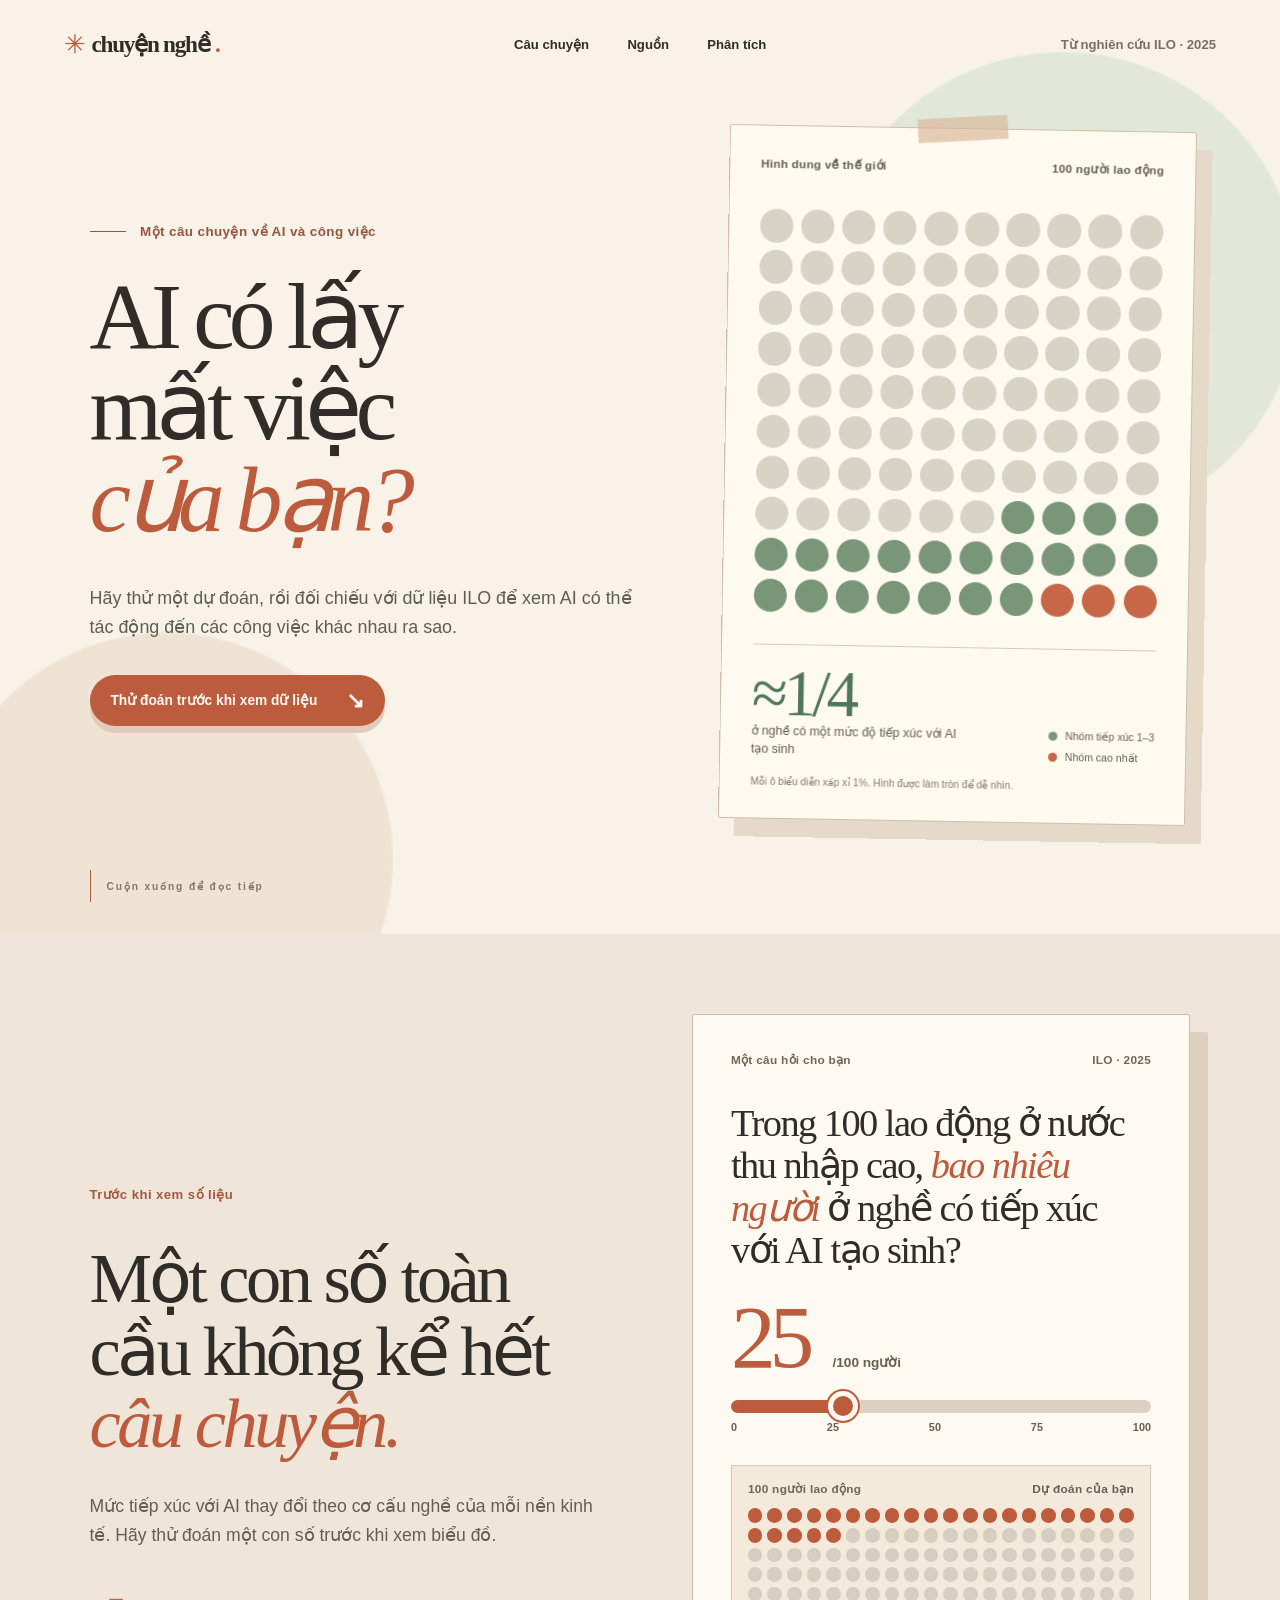
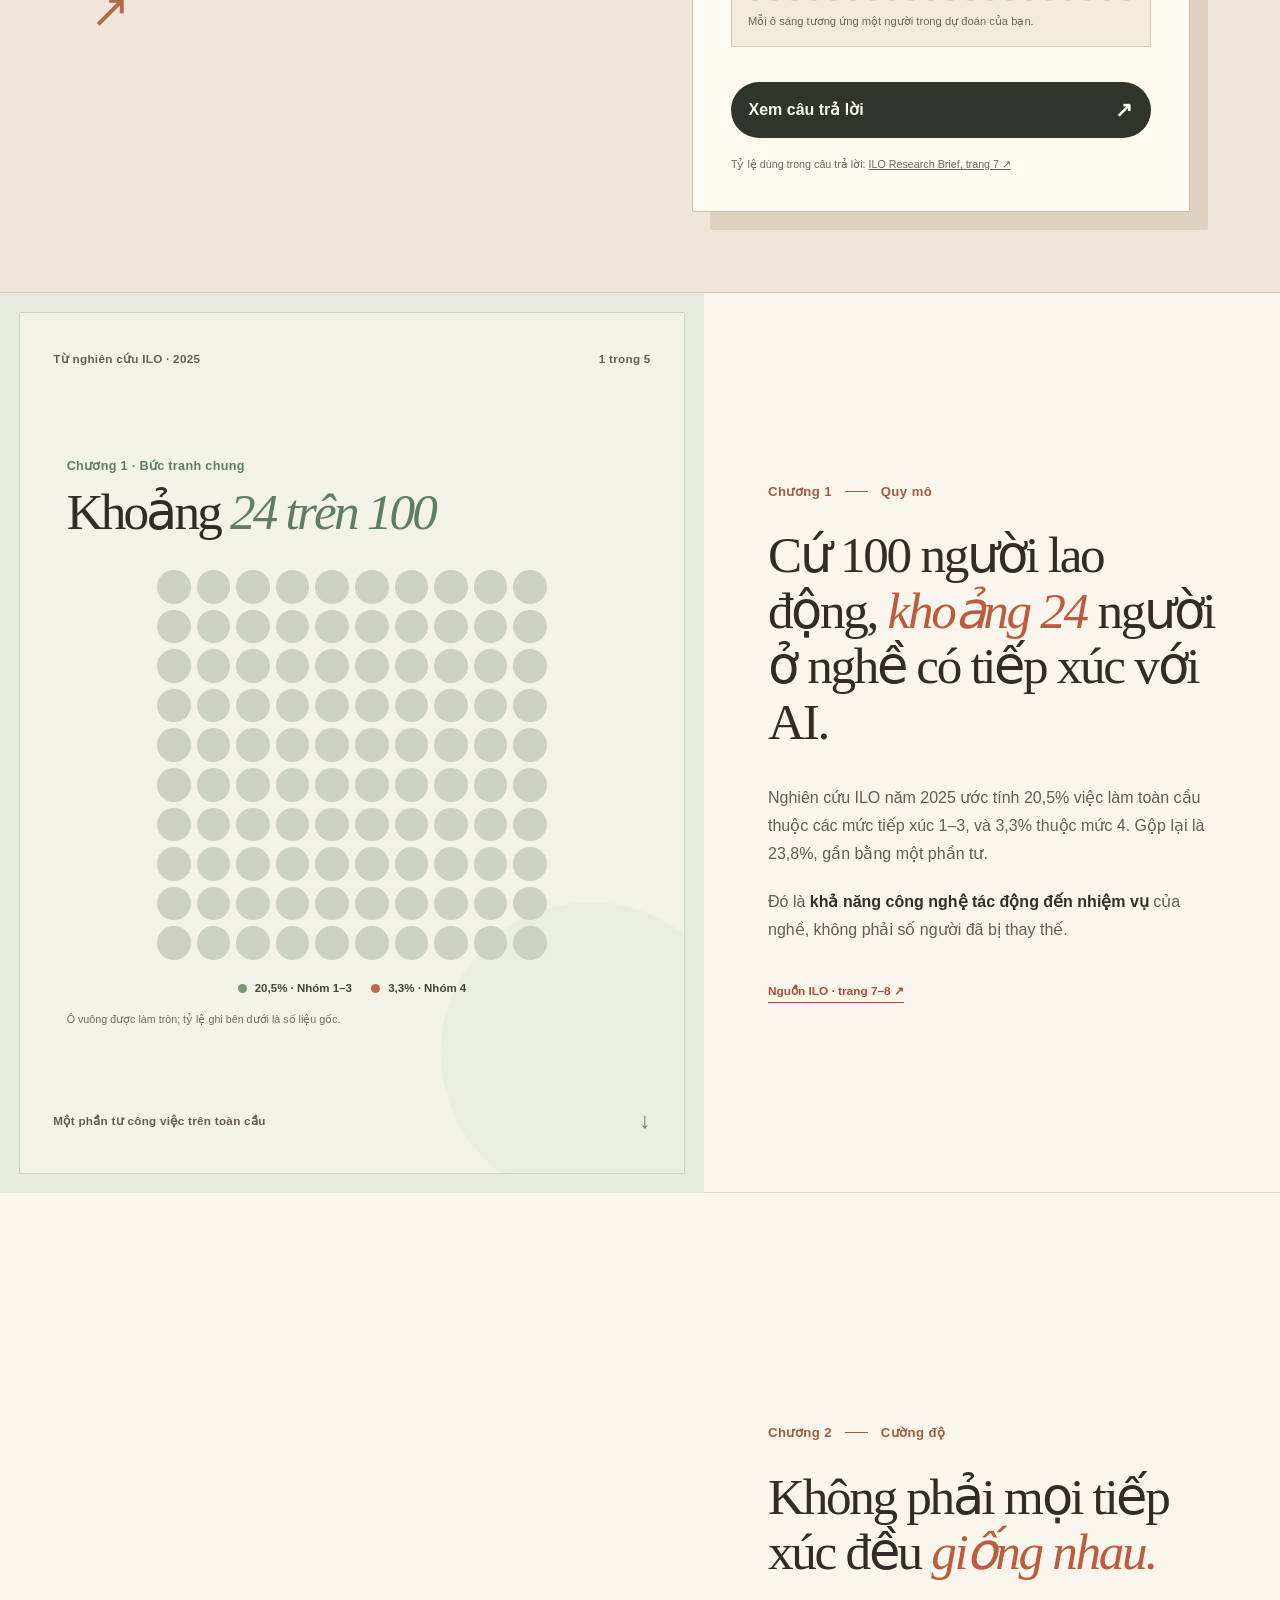
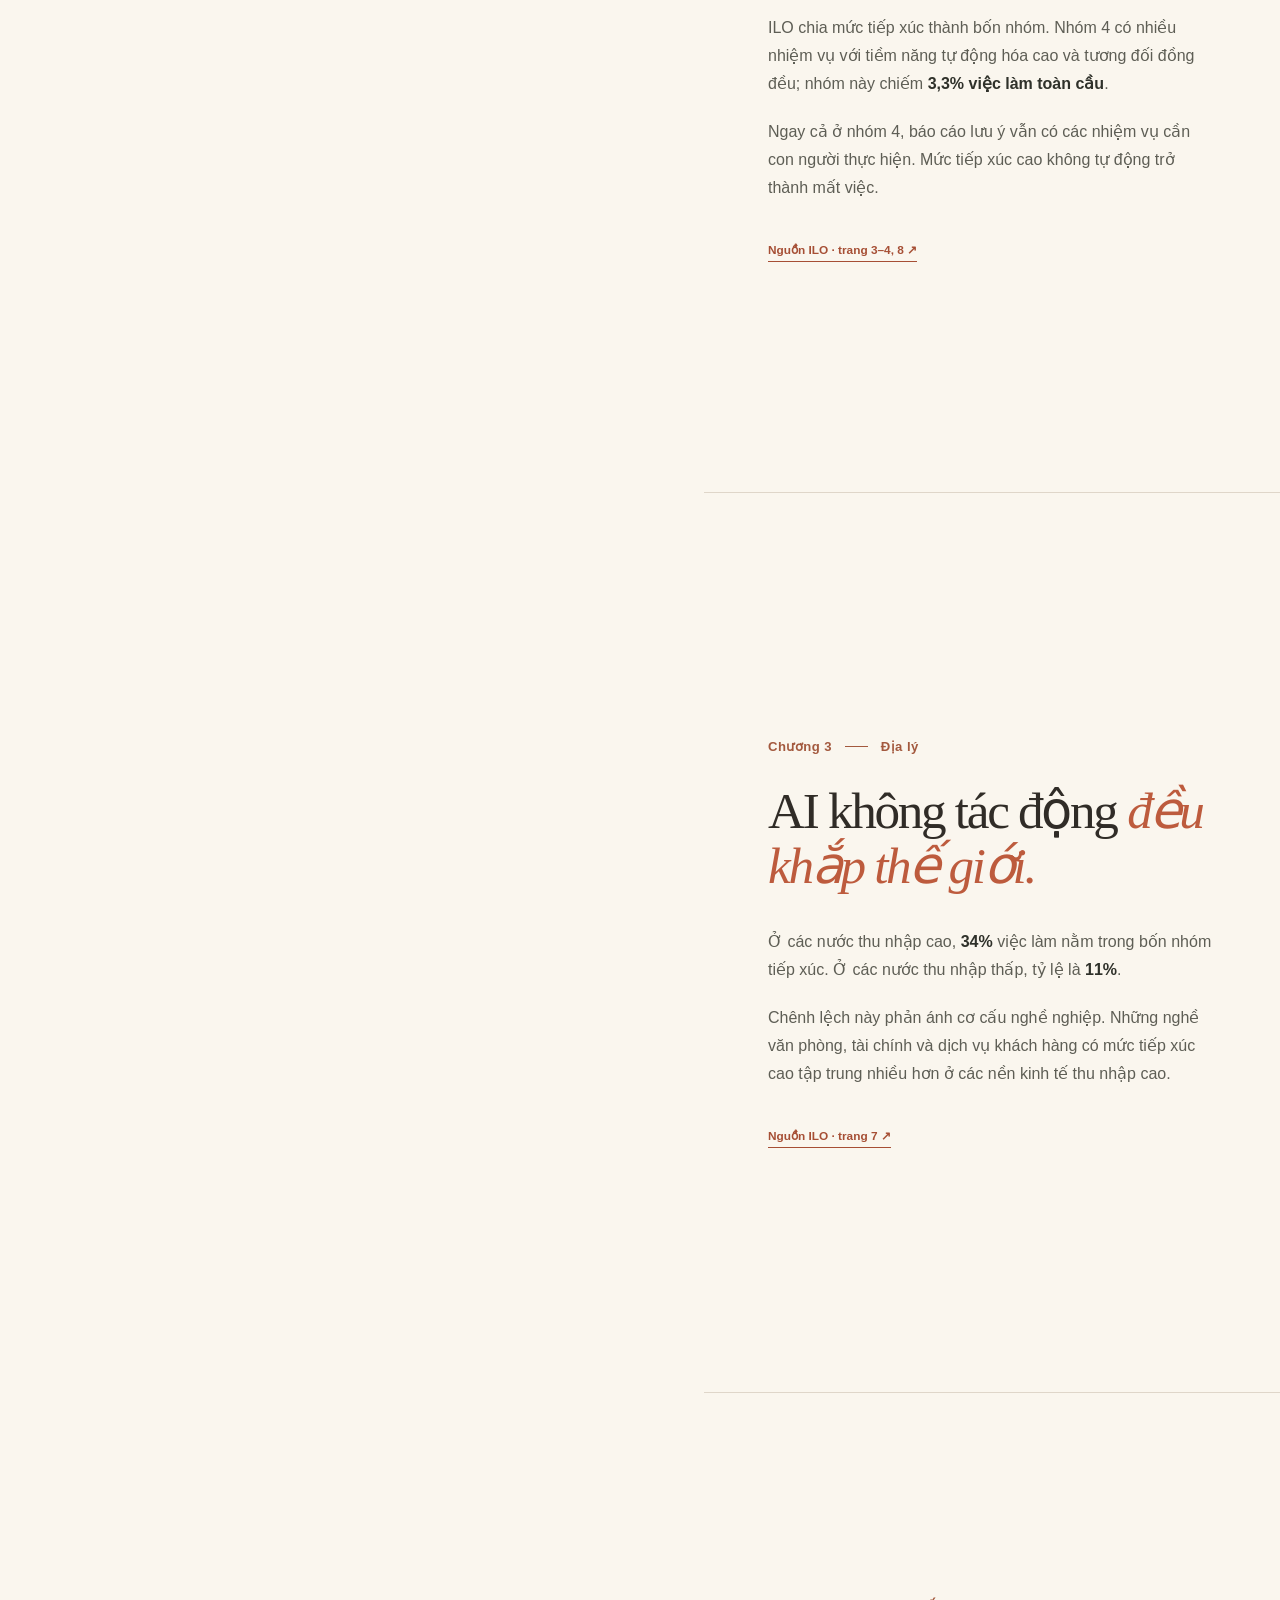
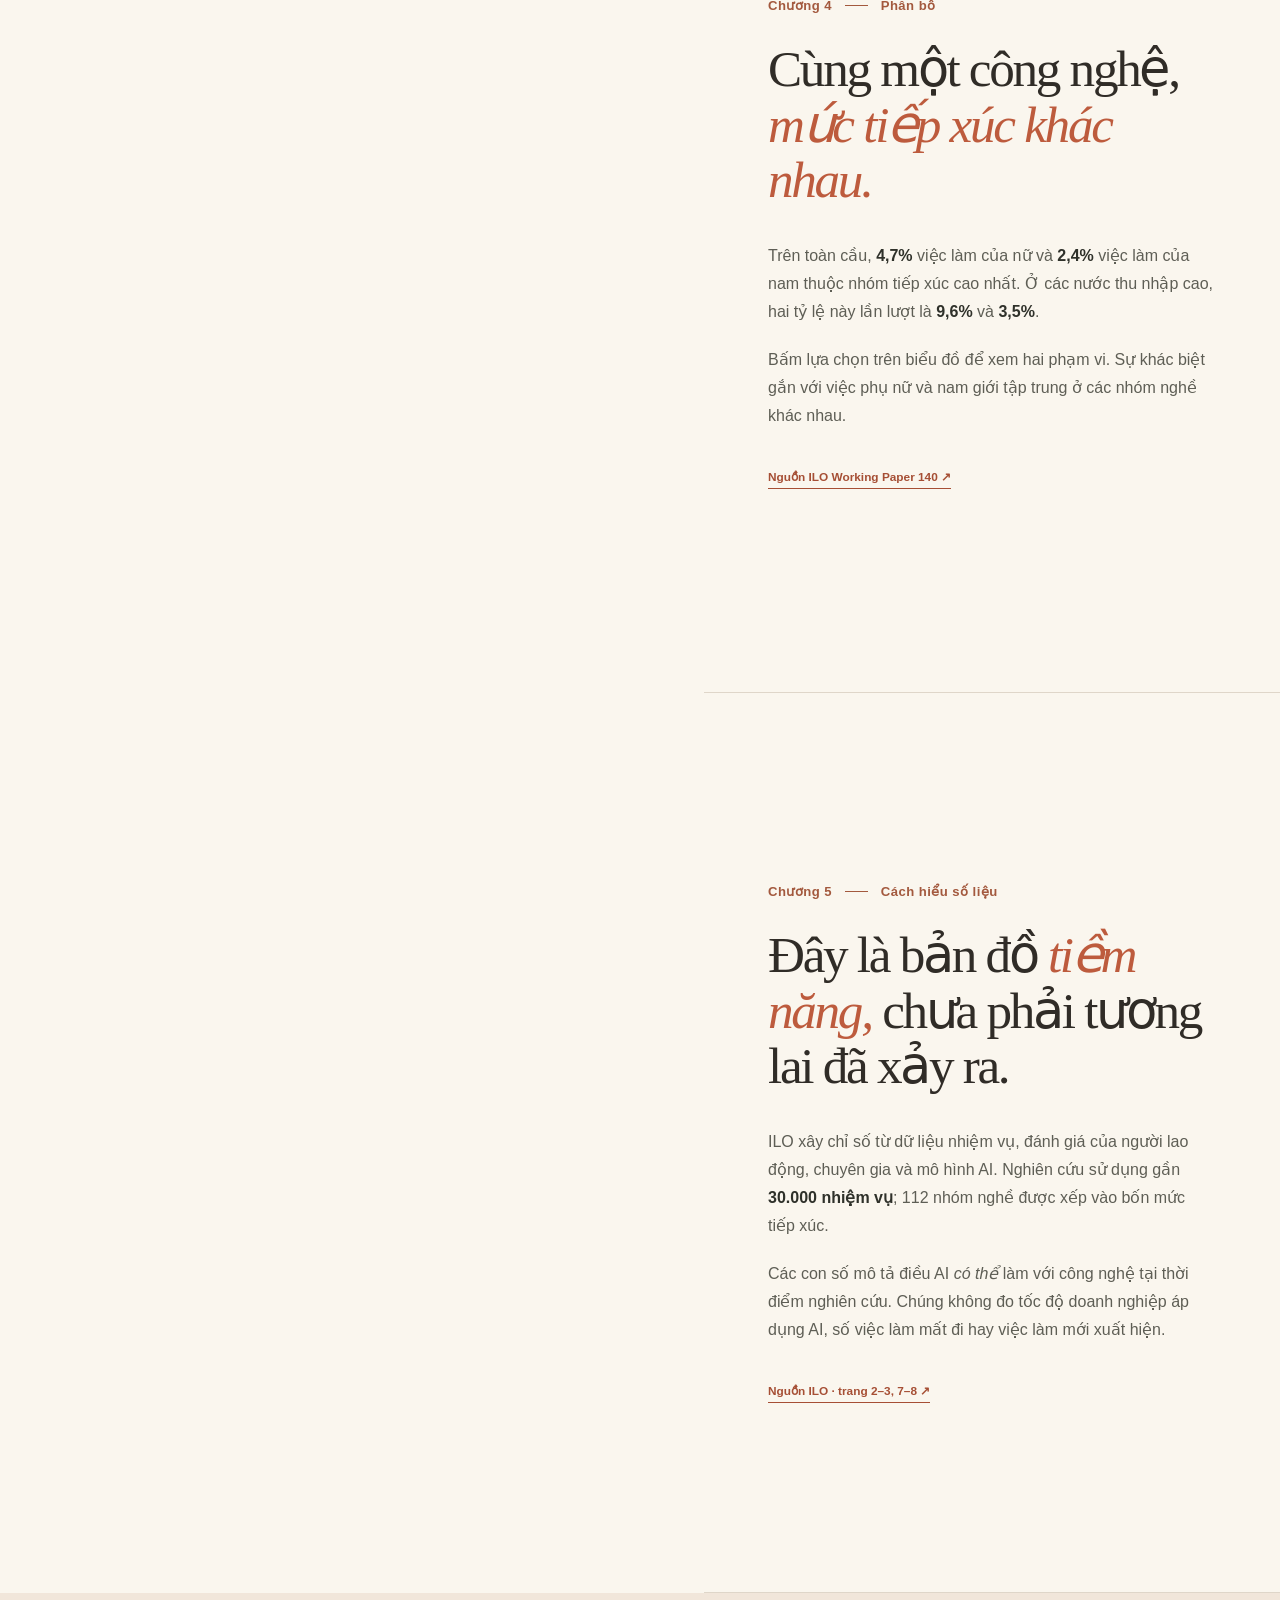
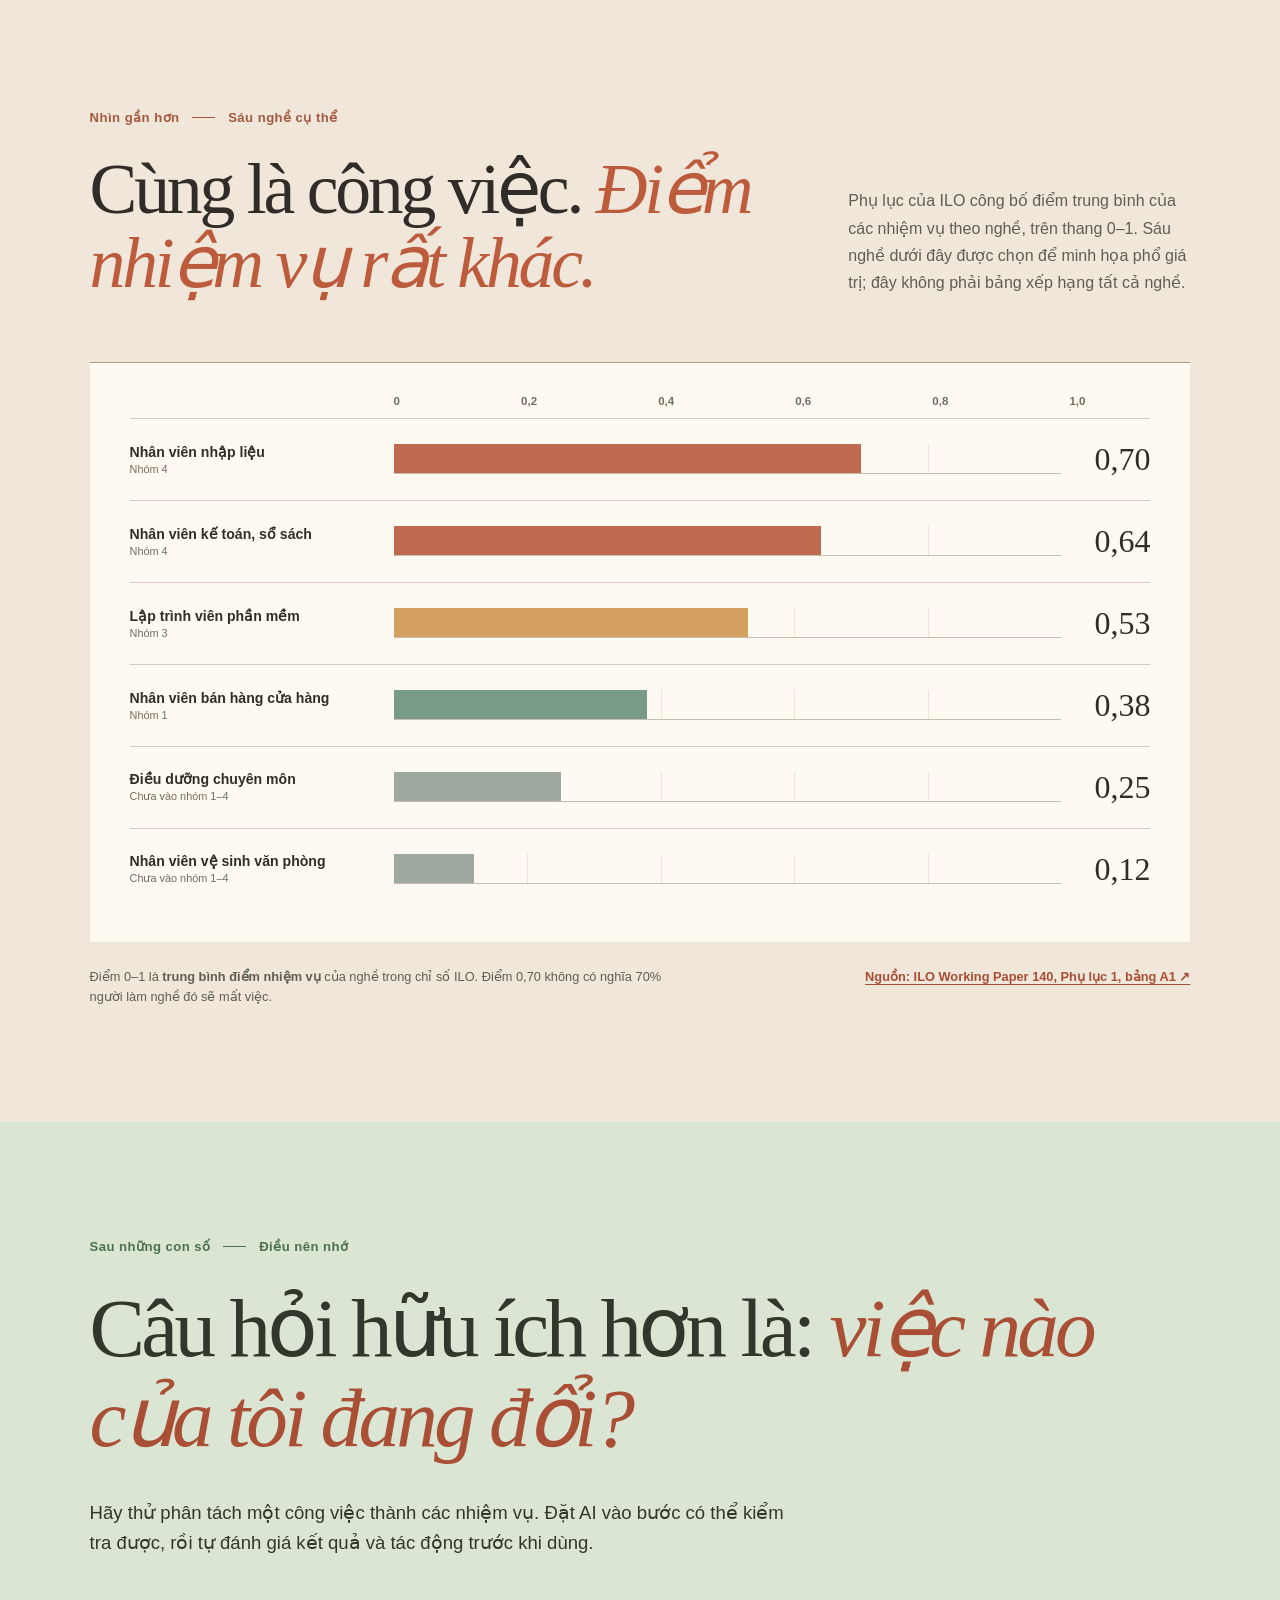
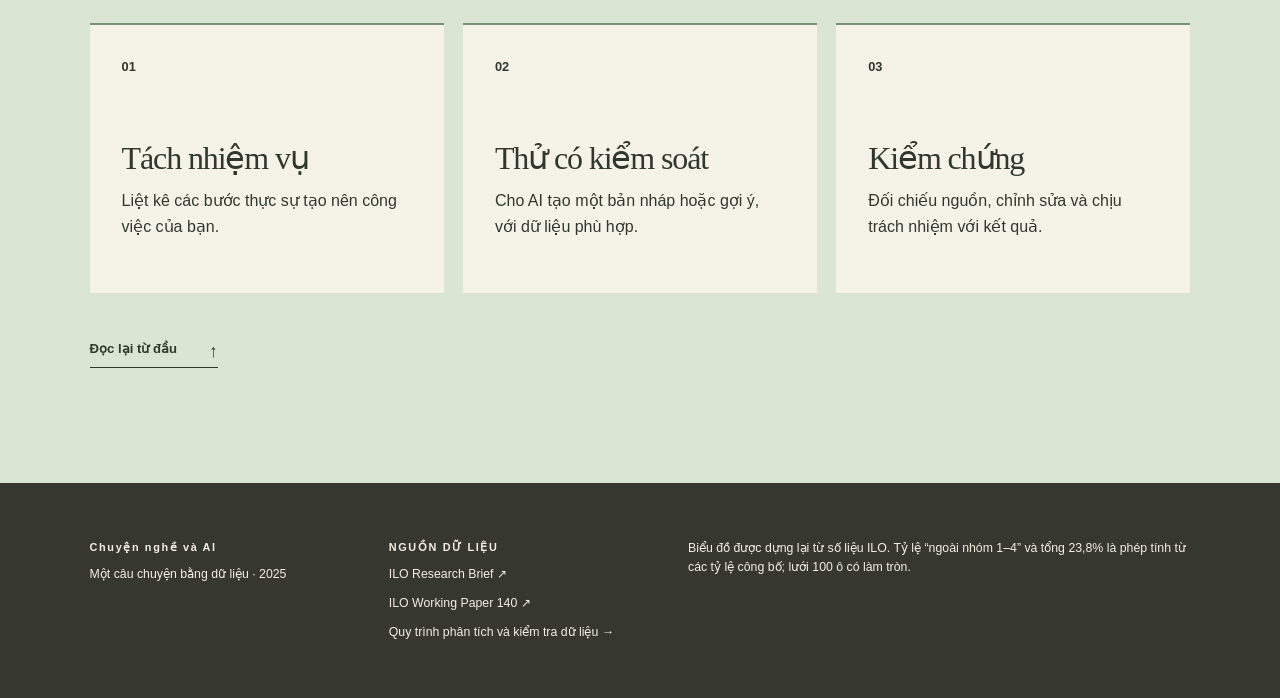
<file: index.html>
<!doctype html>
<html lang="vi">
  <head>
    <meta charset="UTF-8" />
    <meta name="viewport" content="width=device-width, initial-scale=1" />
    <meta name="theme-color" content="#f7f1e8" />
    <meta
      name="description"
      content="Năm lát cắt dữ liệu từ nghiên cứu ILO 2025 giúp hiểu AI đang thay đổi công việc ra sao."
    />
    <title>AI có lấy mất việc của bạn? — Câu chuyện bằng dữ liệu</title>
    <link rel="stylesheet" href="styles.css" />
    <link rel="stylesheet" href="editorial.css" />
    <script src="data/story-data.js" defer></script>
    <script src="app.js" defer></script>
  </head>
  <body>
    <div class="read-progress" aria-hidden="true">
      <span id="progress-fill"></span>
    </div>
    <header class="site-header">
      <a class="brand" href="#dau-trang"
        ><span class="brand-icon" aria-hidden="true">✳</span> chuyện nghề<b
          >.</b
        ></a
      >
      <nav aria-label="Điều hướng chính">
        <a href="#cau-chuyen">Câu chuyện</a><a href="#nguon">Nguồn</a
        ><a href="case-study.html">Phân tích</a>
      </nav>
      <span class="header-meta">Từ nghiên cứu ILO · 2025</span>
    </header>

    <main>
      <section class="hero" id="dau-trang" aria-labelledby="hero-title">
        <div class="hero-copy">
          <p class="overline">
            <span class="line"></span> Một câu chuyện về AI và công việc
          </p>
          <h1 id="hero-title">
            AI có lấy<br />mất việc<br /><em>của bạn?</em>
          </h1>
          <p class="hero-deck">
            Hãy thử một dự đoán, rồi đối chiếu với dữ liệu ILO để xem AI có thể
            tác động đến các công việc khác nhau ra sao.
          </p>
          <a class="start-link" href="#du-doan"
            >Thử đoán trước khi xem dữ liệu
            <span aria-hidden="true">↘</span></a
          >
        </div>
        <div
          class="hero-data"
          aria-label="Minh họa khoảng một phần tư lao động toàn cầu làm nghề có tiếp xúc với AI tạo sinh"
        >
          <div class="hero-data-top">
            <span>Hình dung về thế giới</span><span>100 người lao động</span>
          </div>
          <div
            class="hero-dot-grid"
            id="hero-dot-grid"
            aria-hidden="true"
          ></div>
          <div class="hero-data-bottom">
            <div class="hero-fraction">
              <strong>≈1/4</strong
              ><span>ở nghề có một mức độ tiếp xúc với AI tạo sinh</span>
            </div>
            <div class="dot-key">
              <span
                ><i class="key-dot key-dot--medium"></i> Nhóm tiếp xúc 1–3</span
              ><span><i class="key-dot key-dot--high"></i> Nhóm cao nhất</span>
            </div>
          </div>
          <p class="hero-note">
            Mỗi ô biểu diễn xấp xỉ 1%. Hình được làm tròn để dễ nhìn.
          </p>
        </div>
        <div class="hero-scroll"><span></span> Cuộn xuống để đọc tiếp</div>
      </section>

      <section class="bridge" id="du-doan" aria-labelledby="bridge-title">
        <div class="bridge-copy">
          <span class="bridge-index">Trước khi xem số liệu</span>
          <h2 id="bridge-title">
            Một con số toàn cầu không kể hết
            <em>câu chuyện.</em>
          </h2>
          <p>
            Mức tiếp xúc với AI thay đổi theo cơ cấu nghề của mỗi nền kinh tế.
            Hãy thử đoán một con số trước khi xem biểu đồ.
          </p>
          <span class="bridge-arrow" aria-hidden="true">↗</span>
        </div>
        <div class="guess-card">
          <div class="guess-card-top">
            <span>Một câu hỏi cho bạn</span><span>ILO · 2025</span>
          </div>
          <h3>
            Trong 100 lao động ở nước thu nhập cao, <em>bao nhiêu người</em> ở
            nghề có tiếp xúc với AI tạo sinh?
          </h3>
          <label class="guess-count" for="guess-range"
            ><output id="guess-value">25</output><span>/100 người</span></label
          >
          <input
            id="guess-range"
            type="range"
            min="0"
            max="100"
            value="25"
            aria-label="Số người bạn dự đoán trong 100 lao động"
          />
          <div class="guess-ticks" aria-hidden="true">
            <span>0</span><span>25</span><span>50</span><span>75</span
            ><span>100</span>
          </div>
          <div class="guess-crowd">
            <div class="guess-crowd-head">
              <span>100 người lao động</span
              ><strong id="guess-grid-label">Dự đoán của bạn</strong>
            </div>
            <div class="guess-grid" id="guess-grid" aria-hidden="true"></div>
            <p class="guess-grid-caption" id="guess-grid-caption">
              Mỗi ô sáng tương ứng một người trong dự đoán của bạn.
            </p>
          </div>
          <button class="guess-submit" id="guess-submit" type="button">
            Xem câu trả lời <span aria-hidden="true">↗</span>
          </button>
          <div class="guess-result" id="guess-result" hidden aria-live="polite">
            <div class="guess-result-numbers">
              <div>
                <small>Bạn đoán</small><strong id="guess-yours">25</strong>
              </div>
              <div><small>Ước tính ILO</small><strong>34</strong></div>
            </div>
            <div
              class="guess-compare"
              id="guess-compare"
              role="img"
              aria-label="So sánh dự đoán với số liệu ILO"
            >
              <span class="guess-compare-line"></span
              ><span class="guess-marker guess-marker--yours"></span
              ><span class="guess-marker guess-marker--actual"></span>
            </div>
            <p id="guess-feedback" tabindex="-1"></p>
            <div class="guess-actions">
              <button id="guess-reset" type="button">Đoán lại</button
              ><a href="#cau-chuyen"
                >Khám phá dữ liệu <span aria-hidden="true">↘</span></a
              >
            </div>
          </div>
          <p class="guess-source">
            Tỷ lệ dùng trong câu trả lời:
            <a
              href="https://www.ilo.org/sites/default/files/2025-05/Research%20brief_FINAL_15May2025_21.05.25_1.pdf"
              target="_blank"
              rel="noopener noreferrer"
              >ILO Research Brief, trang 7 ↗</a
            >
          </p>
        </div>
      </section>

      <div class="story" id="cau-chuyen">
        <aside
          class="data-stage"
          aria-label="Biểu đồ thay đổi theo từng chương"
        >
          <div class="stage-frame" id="stage-frame">
            <div class="stage-header">
              <span>Từ nghiên cứu ILO · 2025</span
              ><span id="stage-counter">1 trong 5</span>
            </div>

            <section
              class="viz viz--people"
              data-viz="0"
              aria-label="Khoảng 23,8% việc làm toàn cầu nằm trong bốn nhóm tiếp xúc với AI tạo sinh"
            >
              <div class="viz-heading">
                <p>Chương 1 · Bức tranh chung</p>
                <h2>Khoảng <em>24 trên 100</em></h2>
              </div>
              <div
                class="people-grid"
                id="people-grid"
                aria-hidden="true"
              ></div>
              <div class="viz-legend">
                <span
                  ><i class="key-dot key-dot--medium"></i> 20,5% · Nhóm
                  1–3</span
                ><span
                  ><i class="key-dot key-dot--high"></i> 3,3% · Nhóm 4</span
                >
              </div>
              <p class="viz-caption">
                Ô vuông được làm tròn; tỷ lệ ghi bên dưới là số liệu gốc.
              </p>
            </section>

            <section
              class="viz viz--spectrum"
              data-viz="1"
              hidden
              aria-label="20,5% việc làm nằm ở nhóm tiếp xúc 1 đến 3, và 3,3% ở nhóm cao nhất"
            >
              <div class="viz-heading">
                <p>Chương 2 · Mức độ tiếp xúc</p>
                <h2>Nhóm cao nhất: <em>3,3%</em></h2>
              </div>
              <div class="spectrum-callout">
                3,3<span>%</span
                ><small>thuộc nhóm 4, mức tiếp xúc cao nhất</small>
              </div>
              <div class="spectrum-track" aria-hidden="true">
                <span class="segment segment--outside"></span
                ><span class="segment segment--medium"></span
                ><span class="segment segment--high"></span>
              </div>
              <div class="spectrum-labels">
                <span
                  ><i class="key-dot key-dot--outside"></i> 76,2%<small
                    >Ngoài nhóm 1–4*</small
                  ></span
                ><span
                  ><i class="key-dot key-dot--medium"></i> 20,5%<small
                    >Nhóm 1–3</small
                  ></span
                ><span
                  ><i class="key-dot key-dot--high"></i> 3,3%<small
                    >Nhóm 4</small
                  ></span
                >
              </div>
              <p class="viz-caption">
                *Gồm nghề có tiếp xúc tối thiểu hoặc chưa được xếp vào nhóm tiếp
                xúc. 76,2% được tính từ số liệu ILO.
              </p>
            </section>

            <section
              class="viz viz--income"
              data-viz="2"
              hidden
              aria-label="Tỷ lệ việc làm trong các nhóm tiếp xúc là 11% ở nước thu nhập thấp và 34% ở nước thu nhập cao"
            >
              <div class="viz-heading">
                <p>Chương 3 · Nhìn theo thu nhập</p>
                <h2><span>Khoảng cách </span><em>11% ↔ 34%</em></h2>
              </div>
              <div class="axis-chart">
                <div class="axis-labels" id="income-axis" aria-hidden="true">
                  <span>0</span><span>10</span><span>20</span><span>30</span
                  ><span>40%</span>
                </div>
                <div class="bar-row">
                  <div class="bar-info">
                    <span>Thu nhập thấp</span><strong>11%</strong>
                  </div>
                  <div class="bar-track">
                    <span
                      id="income-bar-low"
                      class="bar-fill bar-fill--low"
                      style="--bar-width: 27.5%"
                    ></span>
                  </div>
                </div>
                <div class="bar-row">
                  <div class="bar-info">
                    <span>Thu nhập cao</span><strong>34%</strong>
                  </div>
                  <div class="bar-track">
                    <span
                      id="income-bar-high"
                      class="bar-fill bar-fill--high"
                      style="--bar-width: 85%"
                    ></span>
                    <span
                      class="income-guess-marker"
                      id="income-guess-marker"
                      hidden
                      aria-hidden="true"
                    ></span>
                  </div>
                </div>
              </div>
              <div
                class="income-guess-note"
                id="income-guess-note"
                hidden
                aria-live="polite"
              >
                <span class="income-guess-key" aria-hidden="true"></span>
                <strong
                  >Bạn đoán <span id="income-guess-value">25%</span></strong
                >
                <span id="income-guess-difference"></span>
              </div>
              <p class="viz-caption">
                Tỷ lệ việc làm thuộc bốn nhóm tiếp xúc, theo nhóm thu nhập quốc
                gia.
              </p>
            </section>

            <section
              class="viz viz--gender"
              data-viz="3"
              hidden
              aria-label="So sánh tỷ lệ việc làm ở nhóm tiếp xúc cao nhất theo giới"
            >
              <div class="viz-heading">
                <p>Chương 4 · Nhìn theo giới</p>
                <h2>Chênh lệch theo <em>giới</em></h2>
              </div>
              <div
                class="gender-toggle"
                role="group"
                aria-label="Chọn phạm vi so sánh"
              >
                <button
                  type="button"
                  data-scope="world"
                  aria-pressed="true"
                  class="is-selected"
                >
                  Toàn cầu
                </button>
                <button type="button" data-scope="rich" aria-pressed="false">
                  Nước thu nhập cao
                </button>
              </div>
              <div class="gender-chart" aria-live="polite">
                <div class="gender-axis" aria-hidden="true">
                  <span>0</span><span>2</span><span>4</span><span>6</span
                  ><span>8</span><span>10%</span>
                </div>
                <div class="gender-row">
                  <div class="gender-info">
                    <span>Nữ</span><strong id="female-value">4,7%</strong>
                  </div>
                  <div class="gender-track">
                    <span
                      id="female-bar"
                      class="gender-fill gender-fill--female"
                      style="--bar-width: 47%"
                    ></span>
                  </div>
                </div>
                <div class="gender-row">
                  <div class="gender-info">
                    <span>Nam</span><strong id="male-value">2,4%</strong>
                  </div>
                  <div class="gender-track">
                    <span
                      id="male-bar"
                      class="gender-fill gender-fill--male"
                      style="--bar-width: 24%"
                    ></span>
                  </div>
                </div>
              </div>
              <p class="viz-caption" id="gender-caption">
                Tỷ lệ trong tổng việc làm của từng giới, không phải tỷ lệ dân
                số.
              </p>
            </section>

            <section
              class="viz viz--method"
              data-viz="4"
              hidden
              aria-label="Nghiên cứu xem xét gần 30.000 nhiệm vụ, sau đó xác định 112 nhóm nghề có mức tiếp xúc thuộc một trong bốn nhóm"
            >
              <div class="viz-heading">
                <p>Chương 5 · Đằng sau con số</p>
                <h2>Nhìn từ <em>nhiệm vụ</em></h2>
              </div>
              <div class="method-flow">
                <div class="method-item">
                  <strong>29.753</strong
                  ><span
                    >nhiệm vụ trong hệ phân loại nghề chi tiết của Ba Lan</span
                  >
                </div>
                <span class="method-arrow" aria-hidden="true">↓</span>
                <div class="method-item method-item--middle">
                  <strong>4</strong
                  ><span>mức tiếp xúc với AI tạo sinh của nghề</span>
                </div>
                <span class="method-arrow" aria-hidden="true">↓</span>
                <div class="method-item">
                  <strong>112</strong
                  ><span>nhóm nghề ISCO-08 được xếp vào các mức 1–4</span>
                </div>
              </div>
              <p class="viz-caption">
                Các bước thuộc các tầng phân loại khác nhau; con số thể hiện quy
                mô nghiên cứu, không phải phép chia trực tiếp.
              </p>
            </section>

            <div class="stage-footer">
              <span id="stage-footer-label"
                >Một phần tư công việc trên toàn cầu</span
              ><span aria-hidden="true">↓</span>
            </div>
          </div>
        </aside>

        <div class="chapters">
          <article
            class="chapter is-active"
            id="toan-cau"
            data-viz="0"
            aria-labelledby="chapter-0-title"
          >
            <div class="chapter-inner">
              <span class="chapter-index">Chương 1 <i></i> Quy mô</span>
              <h2 id="chapter-0-title">
                Cứ 100 người lao động, <em>khoảng 24</em> người ở nghề có tiếp
                xúc với AI.
              </h2>
              <p>
                Nghiên cứu ILO năm 2025 ước tính 20,5% việc làm toàn cầu thuộc
                các mức tiếp xúc 1–3, và 3,3% thuộc mức 4. Gộp lại là 23,8%, gần
                bằng một phần tư.
              </p>
              <p>
                Đó là
                <strong>khả năng công nghệ tác động đến nhiệm vụ</strong> của
                nghề, không phải số người đã bị thay thế.
              </p>
              <a
                class="chapter-source"
                href="https://www.ilo.org/sites/default/files/2025-05/Research%20brief_FINAL_15May2025_21.05.25_1.pdf"
                target="_blank"
                rel="noopener noreferrer"
                >Nguồn ILO · trang 7–8 ↗</a
              >
            </div>
          </article>
          <article
            class="chapter"
            id="muc-do"
            data-viz="1"
            aria-labelledby="chapter-1-title"
          >
            <div class="chapter-inner">
              <span class="chapter-index">Chương 2 <i></i> Cường độ</span>
              <h2 id="chapter-1-title">
                Không phải mọi tiếp xúc đều <em>giống nhau.</em>
              </h2>
              <p>
                ILO chia mức tiếp xúc thành bốn nhóm. Nhóm 4 có nhiều nhiệm vụ
                với tiềm năng tự động hóa cao và tương đối đồng đều; nhóm này
                chiếm <strong>3,3% việc làm toàn cầu</strong>.
              </p>
              <p>
                Ngay cả ở nhóm 4, báo cáo lưu ý vẫn có các nhiệm vụ cần con
                người thực hiện. Mức tiếp xúc cao không tự động trở thành mất
                việc.
              </p>
              <a
                class="chapter-source"
                href="https://www.ilo.org/sites/default/files/2025-05/Research%20brief_FINAL_15May2025_21.05.25_1.pdf"
                target="_blank"
                rel="noopener noreferrer"
                >Nguồn ILO · trang 3–4, 8 ↗</a
              >
            </div>
          </article>
          <article
            class="chapter"
            id="thu-nhap"
            data-viz="2"
            aria-labelledby="chapter-2-title"
          >
            <div class="chapter-inner">
              <span class="chapter-index">Chương 3 <i></i> Địa lý</span>
              <h2 id="chapter-2-title">
                AI không tác động <em>đều khắp thế giới.</em>
              </h2>
              <p>
                Ở các nước thu nhập cao, <strong>34%</strong> việc làm nằm trong
                bốn nhóm tiếp xúc. Ở các nước thu nhập thấp, tỷ lệ là
                <strong>11%</strong>.
              </p>
              <p>
                Chênh lệch này phản ánh cơ cấu nghề nghiệp. Những nghề văn
                phòng, tài chính và dịch vụ khách hàng có mức tiếp xúc cao tập
                trung nhiều hơn ở các nền kinh tế thu nhập cao.
              </p>
              <a
                class="chapter-source"
                href="https://www.ilo.org/sites/default/files/2025-05/Research%20brief_FINAL_15May2025_21.05.25_1.pdf"
                target="_blank"
                rel="noopener noreferrer"
                >Nguồn ILO · trang 7 ↗</a
              >
            </div>
          </article>
          <article
            class="chapter"
            id="gioi"
            data-viz="3"
            aria-labelledby="chapter-3-title"
          >
            <div class="chapter-inner">
              <span class="chapter-index">Chương 4 <i></i> Phân bố</span>
              <h2 id="chapter-3-title">
                Cùng một công nghệ, <em>mức tiếp xúc khác nhau.</em>
              </h2>
              <p>
                Trên toàn cầu, <strong>4,7%</strong> việc làm của nữ và
                <strong>2,4%</strong> việc làm của nam thuộc nhóm tiếp xúc cao
                nhất. Ở các nước thu nhập cao, hai tỷ lệ này lần lượt là
                <strong>9,6%</strong> và <strong>3,5%</strong>.
              </p>
              <p>
                Bấm lựa chọn trên biểu đồ để xem hai phạm vi. Sự khác biệt gắn
                với việc phụ nữ và nam giới tập trung ở các nhóm nghề khác nhau.
              </p>
              <a
                class="chapter-source"
                href="https://www.ilo.org/publications/generative-ai-and-jobs-refined-global-index-occupational-exposure"
                target="_blank"
                rel="noopener noreferrer"
                >Nguồn ILO Working Paper 140 ↗</a
              >
            </div>
          </article>
          <article
            class="chapter"
            id="phuong-phap"
            data-viz="4"
            aria-labelledby="chapter-4-title"
          >
            <div class="chapter-inner">
              <span class="chapter-index"
                >Chương 5 <i></i> Cách hiểu số liệu</span
              >
              <h2 id="chapter-4-title">
                Đây là bản đồ <em>tiềm năng,</em> chưa phải tương lai đã xảy ra.
              </h2>
              <p>
                ILO xây chỉ số từ dữ liệu nhiệm vụ, đánh giá của người lao động,
                chuyên gia và mô hình AI. Nghiên cứu sử dụng gần
                <strong>30.000 nhiệm vụ</strong>; 112 nhóm nghề được xếp vào bốn
                mức tiếp xúc.
              </p>
              <p>
                Các con số mô tả điều AI <em>có thể</em> làm với công nghệ tại
                thời điểm nghiên cứu. Chúng không đo tốc độ doanh nghiệp áp dụng
                AI, số việc làm mất đi hay việc làm mới xuất hiện.
              </p>
              <a
                class="chapter-source"
                href="https://www.ilo.org/sites/default/files/2025-05/Research%20brief_FINAL_15May2025_21.05.25_1.pdf"
                target="_blank"
                rel="noopener noreferrer"
                >Nguồn ILO · trang 2–3, 7–8 ↗</a
              >
            </div>
          </article>
        </div>
      </div>

      <section
        class="occupation"
        id="theo-nghe"
        aria-labelledby="occupation-title"
      >
        <div class="occupation-heading">
          <div>
            <span class="chapter-index"
              >Nhìn gần hơn <i></i> Sáu nghề cụ thể</span
            >
            <h2 id="occupation-title">
              Cùng là công việc. <em>Điểm nhiệm vụ rất khác.</em>
            </h2>
          </div>
          <p>
            Phụ lục của ILO công bố điểm trung bình của các nhiệm vụ theo nghề,
            trên thang 0–1. Sáu nghề dưới đây được chọn để minh họa phổ giá trị;
            đây không phải bảng xếp hạng tất cả nghề.
          </p>
        </div>
        <div
          class="occupation-chart"
          role="img"
          aria-label="Điểm nhiệm vụ trung bình của sáu nghề theo ILO Working Paper 140"
        >
          <div class="occupation-axis" aria-hidden="true">
            <span>0</span><span>0,2</span><span>0,4</span><span>0,6</span
            ><span>0,8</span><span>1,0</span>
          </div>
          <div id="occupation-rows"></div>
        </div>
        <div class="occupation-foot">
          <p>
            Điểm 0–1 là <strong>trung bình điểm nhiệm vụ</strong> của nghề trong
            chỉ số ILO. Điểm 0,70 không có nghĩa 70% người làm nghề đó sẽ mất
            việc.
          </p>
          <a
            href="https://www.ilo.org/sites/default/files/2025-05/WP140_web.pdf"
            target="_blank"
            rel="noopener noreferrer"
            >Nguồn: ILO Working Paper 140, Phụ lục 1, bảng A1 ↗</a
          >
        </div>
      </section>

      <section class="takeaway" id="hanh-dong" aria-labelledby="takeaway-title">
        <div class="takeaway-header">
          <span class="chapter-index"
            >Sau những con số <i></i> Điều nên nhớ</span
          >
          <h2 id="takeaway-title">
            Câu hỏi hữu ích hơn là: <em>việc nào của tôi đang đổi?</em>
          </h2>
          <p>
            Hãy thử phân tách một công việc thành các nhiệm vụ. Đặt AI vào bước
            có thể kiểm tra được, rồi tự đánh giá kết quả và tác động trước khi
            dùng.
          </p>
        </div>
        <div class="takeaway-cards">
          <div>
            <b>01</b>
            <h3>Tách nhiệm vụ</h3>
            <p>Liệt kê các bước thực sự tạo nên công việc của bạn.</p>
          </div>
          <div>
            <b>02</b>
            <h3>Thử có kiểm soát</h3>
            <p>Cho AI tạo một bản nháp hoặc gợi ý, với dữ liệu phù hợp.</p>
          </div>
          <div>
            <b>03</b>
            <h3>Kiểm chứng</h3>
            <p>Đối chiếu nguồn, chỉnh sửa và chịu trách nhiệm với kết quả.</p>
          </div>
        </div>
        <a class="back-to-top" href="#dau-trang"
          >Đọc lại từ đầu <span>↑</span></a
        >
      </section>
    </main>

    <footer class="footer" id="nguon">
      <div>
        <strong>Chuyện nghề và AI</strong
        ><span>Một câu chuyện bằng dữ liệu · 2025</span>
      </div>
      <div>
        <strong>NGUỒN DỮ LIỆU</strong
        ><a
          href="https://www.ilo.org/publications/generative-ai-and-jobs-2025-update"
          target="_blank"
          rel="noopener noreferrer"
          >ILO Research Brief ↗</a
        ><a
          href="https://www.ilo.org/publications/generative-ai-and-jobs-refined-global-index-occupational-exposure"
          target="_blank"
          rel="noopener noreferrer"
          >ILO Working Paper 140 ↗</a
        ><a href="case-study.html">Quy trình phân tích và kiểm tra dữ liệu →</a
        >
      </div>
      <p>
        Biểu đồ được dựng lại từ số liệu ILO. Tỷ lệ “ngoài nhóm 1–4” và tổng
        23,8% là phép tính từ các tỷ lệ công bố; lưới 100 ô có làm tròn.
      </p>
    </footer>
  </body>
</html>
</file>
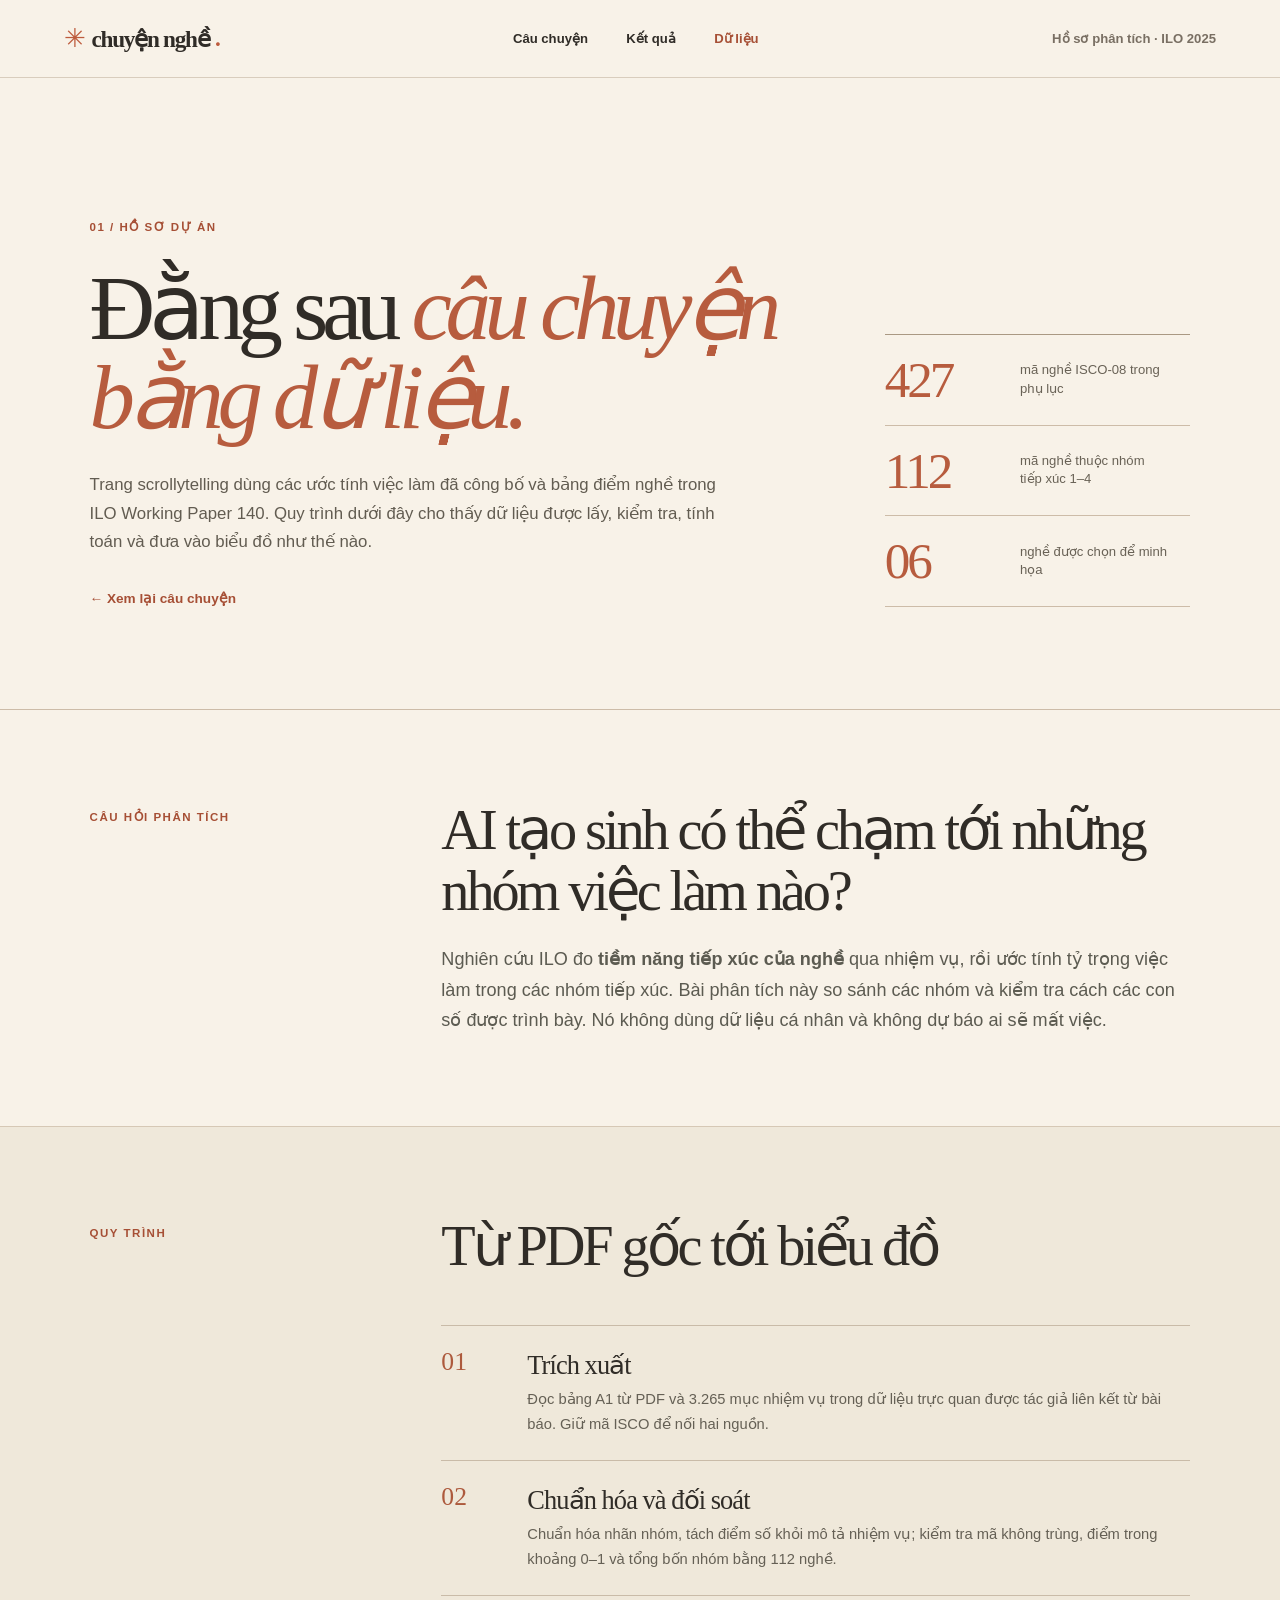
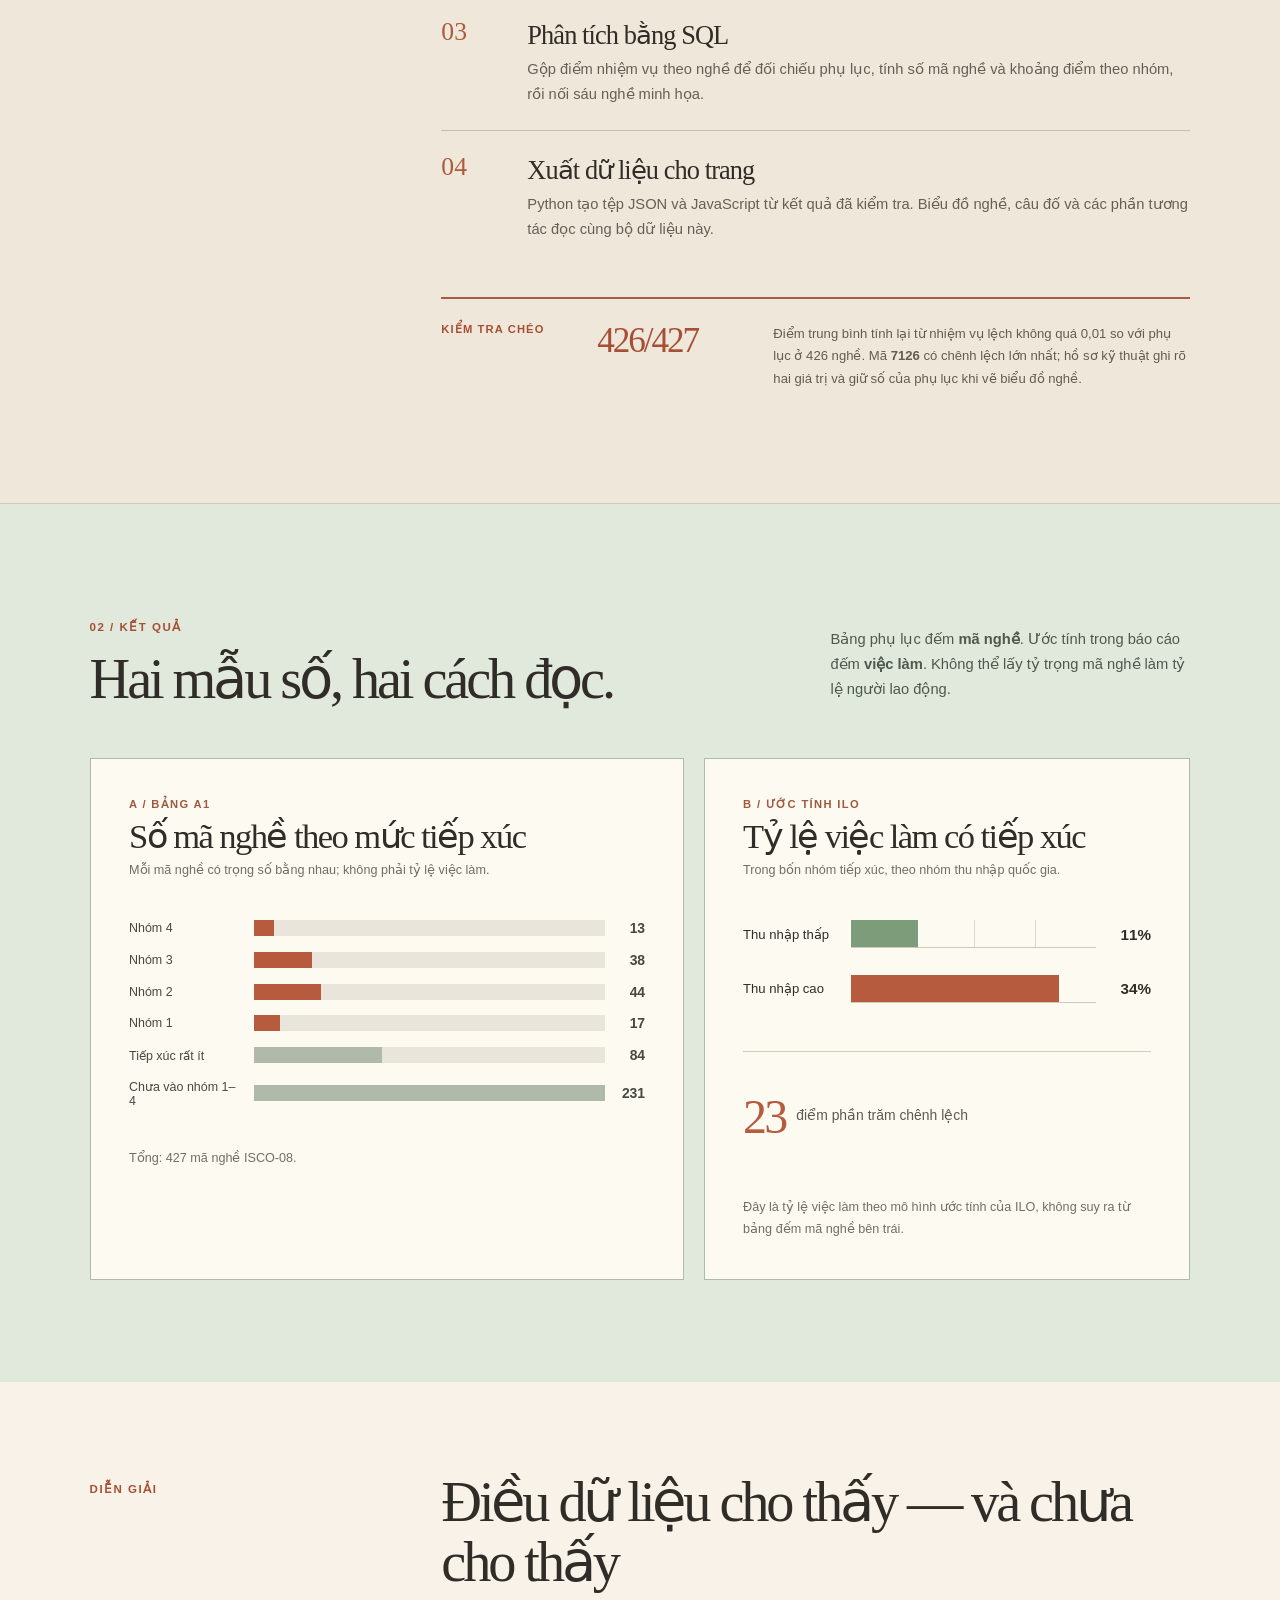
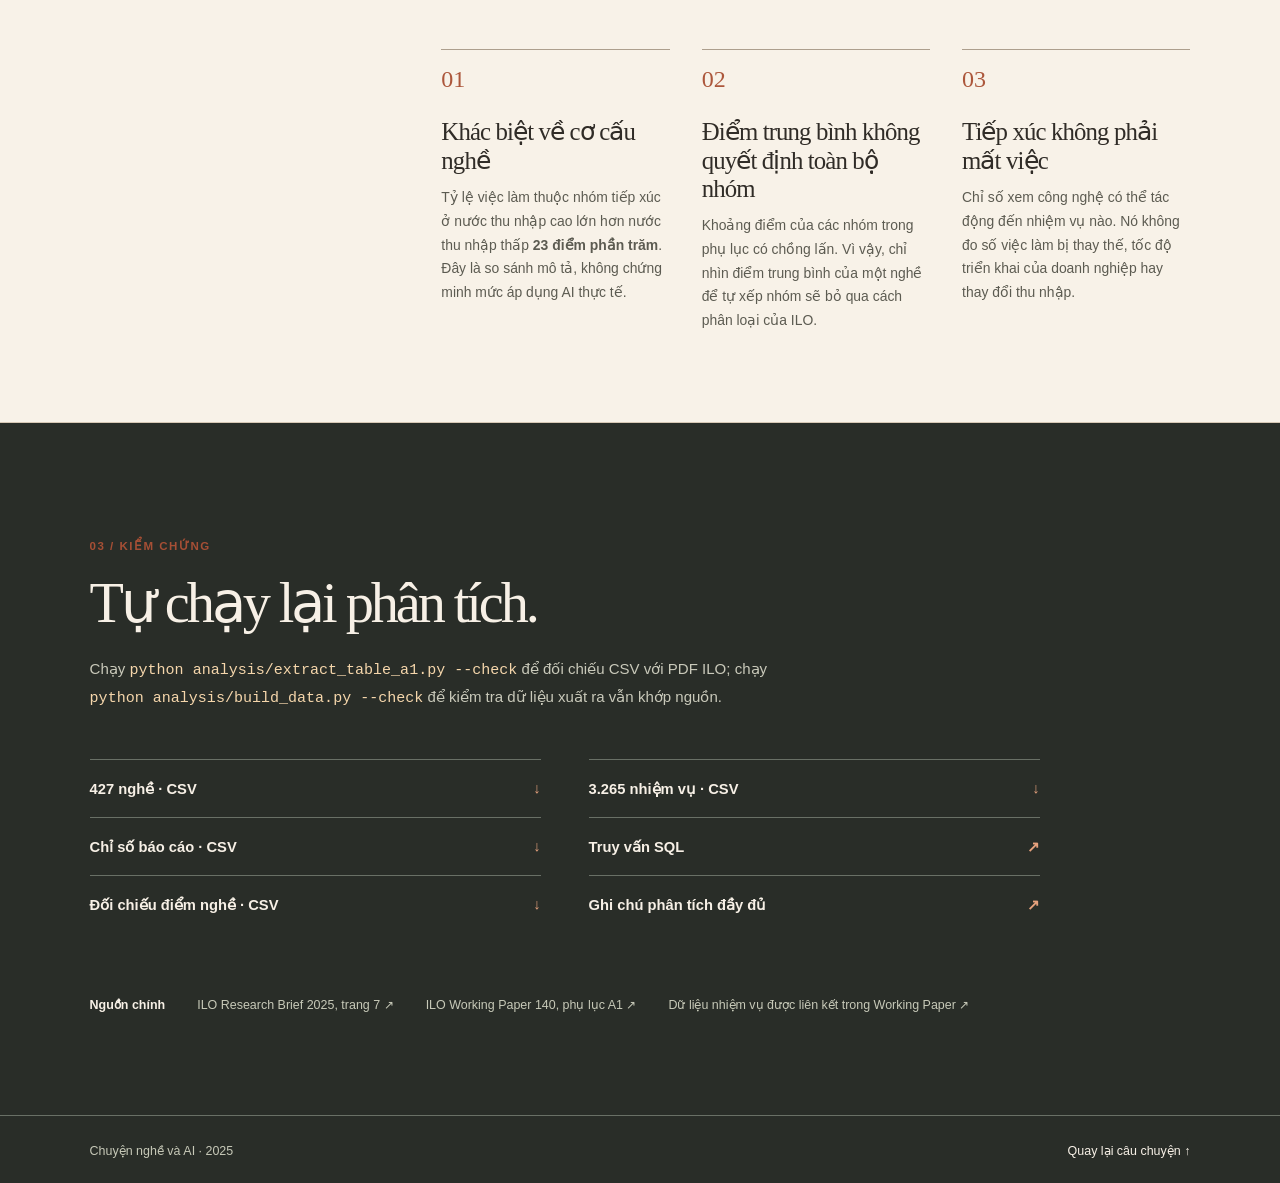
<file: case-study.html>
<!doctype html>
<html lang="vi">
  <head>
    <meta charset="UTF-8" />
    <meta name="viewport" content="width=device-width, initial-scale=1" />
    <meta name="theme-color" content="#f7f1e8" />
    <meta name="description" content="Quy trình trích xuất, kiểm tra và phân tích dữ liệu ILO đằng sau câu chuyện về AI và công việc." />
    <title>Đằng sau dữ liệu — Chuyện nghề và AI</title>
    <link rel="stylesheet" href="styles.css" />
    <link rel="stylesheet" href="editorial.css" />
    <link rel="stylesheet" href="case-study.css" />
    <script src="data/story-data.js" defer></script>
    <script src="case-study.js" defer></script>
  </head>
  <body class="case-page">
    <header class="site-header">
      <a class="brand" href="index.html#dau-trang"><span class="brand-icon" aria-hidden="true">✳</span> chuyện nghề<b>.</b></a>
      <nav aria-label="Điều hướng chính">
        <a href="index.html#dau-trang">Câu chuyện</a>
        <a href="#ket-qua">Kết quả</a>
        <a href="#tai-lieu">Dữ liệu</a>
      </nav>
      <span class="header-meta">Hồ sơ phân tích · ILO 2025</span>
    </header>

    <main>
      <section class="case-hero" aria-labelledby="case-title">
        <div class="case-hero-copy">
          <p class="case-kicker">01 / HỒ SƠ DỰ ÁN</p>
          <h1 id="case-title">Đằng sau <em>câu chuyện bằng dữ liệu.</em></h1>
          <p>Trang scrollytelling dùng các ước tính việc làm đã công bố và bảng điểm nghề trong ILO Working Paper 140. Quy trình dưới đây cho thấy dữ liệu được lấy, kiểm tra, tính toán và đưa vào biểu đồ như thế nào.</p>
          <a class="case-text-link" href="index.html#dau-trang">← Xem lại câu chuyện</a>
        </div>
        <div class="case-hero-stats" aria-label="Quy mô dữ liệu phân tích">
          <div><strong id="count-all">427</strong><span>mã nghề ISCO-08 trong phụ lục</span></div>
          <div><strong id="count-exposed">112</strong><span>mã nghề thuộc nhóm tiếp xúc 1–4</span></div>
          <div><strong id="count-examples">06</strong><span>nghề được chọn để minh họa</span></div>
        </div>
      </section>

      <section class="case-section case-question" aria-labelledby="question-title">
        <div class="case-section-label">CÂU HỎI PHÂN TÍCH</div>
        <div>
          <h2 id="question-title">AI tạo sinh có thể chạm tới những nhóm việc làm nào?</h2>
          <p>Nghiên cứu ILO đo <strong>tiềm năng tiếp xúc của nghề</strong> qua nhiệm vụ, rồi ước tính tỷ trọng việc làm trong các nhóm tiếp xúc. Bài phân tích này so sánh các nhóm và kiểm tra cách các con số được trình bày. Nó không dùng dữ liệu cá nhân và không dự báo ai sẽ mất việc.</p>
        </div>
      </section>

      <section class="case-section case-process" aria-labelledby="process-title">
        <div class="case-section-label">QUY TRÌNH</div>
        <div>
          <h2 id="process-title">Từ PDF gốc tới biểu đồ</h2>
          <ol>
            <li><b>01</b><div><h3>Trích xuất</h3><p>Đọc bảng A1 từ PDF và 3.265 mục nhiệm vụ trong dữ liệu trực quan được tác giả liên kết từ bài báo. Giữ mã ISCO để nối hai nguồn.</p></div></li>
            <li><b>02</b><div><h3>Chuẩn hóa và đối soát</h3><p>Chuẩn hóa nhãn nhóm, tách điểm số khỏi mô tả nhiệm vụ; kiểm tra mã không trùng, điểm trong khoảng 0–1 và tổng bốn nhóm bằng 112 nghề.</p></div></li>
            <li><b>03</b><div><h3>Phân tích bằng SQL</h3><p>Gộp điểm nhiệm vụ theo nghề để đối chiếu phụ lục, tính số mã nghề và khoảng điểm theo nhóm, rồi nối sáu nghề minh họa.</p></div></li>
            <li><b>04</b><div><h3>Xuất dữ liệu cho trang</h3><p>Python tạo tệp JSON và JavaScript từ kết quả đã kiểm tra. Biểu đồ nghề, câu đố và các phần tương tác đọc cùng bộ dữ liệu này.</p></div></li>
          </ol>
          <div class="case-quality"><span>KIỂM TRA CHÉO</span><strong id="qa-count">426/427</strong><p>Điểm trung bình tính lại từ nhiệm vụ lệch không quá 0,01 so với phụ lục ở 426 nghề. Mã <b id="qa-code">7126</b> có chênh lệch lớn nhất; hồ sơ kỹ thuật ghi rõ hai giá trị và giữ số của phụ lục khi vẽ biểu đồ nghề.</p></div>
        </div>
      </section>

      <section class="case-results" id="ket-qua" aria-labelledby="results-title">
        <div class="case-results-heading">
          <div><p class="case-kicker">02 / KẾT QUẢ</p><h2 id="results-title">Hai mẫu số, hai cách đọc.</h2></div>
          <p>Bảng phụ lục đếm <strong>mã nghề</strong>. Ước tính trong báo cáo đếm <strong>việc làm</strong>. Không thể lấy tỷ trọng mã nghề làm tỷ lệ người lao động.</p>
        </div>
        <div class="case-chart-grid">
          <figure class="case-chart-card">
            <figcaption><span>A / BẢNG A1</span><strong>Số mã nghề theo mức tiếp xúc</strong><small>Mỗi mã nghề có trọng số bằng nhau; không phải tỷ lệ việc làm.</small></figcaption>
            <div id="profile-chart" class="profile-chart" role="img" aria-label="Số mã nghề ISCO-08 theo sáu nhóm tiếp xúc"></div>
            <p class="case-chart-note">Tổng: <span id="profile-total">427</span> mã nghề ISCO-08.</p>
          </figure>
          <figure class="case-chart-card case-chart-card--income">
            <figcaption><span>B / ƯỚC TÍNH ILO</span><strong>Tỷ lệ việc làm có tiếp xúc</strong><small>Trong bốn nhóm tiếp xúc, theo nhóm thu nhập quốc gia.</small></figcaption>
            <div class="case-income-row"><span>Thu nhập thấp</span><div class="case-income-track"><i id="case-low-bar"></i></div><b id="case-low-value">11%</b></div>
            <div class="case-income-row"><span>Thu nhập cao</span><div class="case-income-track"><i id="case-high-bar"></i></div><b id="case-high-value">34%</b></div>
            <p class="case-income-gap"><strong id="case-gap-value">23</strong> điểm phần trăm chênh lệch</p>
            <p class="case-chart-note">Đây là tỷ lệ việc làm theo mô hình ước tính của ILO, không suy ra từ bảng đếm mã nghề bên trái.</p>
          </figure>
        </div>
      </section>

      <section class="case-section case-interpretation" aria-labelledby="interpretation-title">
        <div class="case-section-label">DIỄN GIẢI</div>
        <div>
          <h2 id="interpretation-title">Điều dữ liệu cho thấy — và chưa cho thấy</h2>
          <div class="case-insights">
            <article><span>01</span><h3>Khác biệt về cơ cấu nghề</h3><p>Tỷ lệ việc làm thuộc nhóm tiếp xúc ở nước thu nhập cao lớn hơn nước thu nhập thấp <strong>23 điểm phần trăm</strong>. Đây là so sánh mô tả, không chứng minh mức áp dụng AI thực tế.</p></article>
            <article><span>02</span><h3>Điểm trung bình không quyết định toàn bộ nhóm</h3><p>Khoảng điểm của các nhóm trong phụ lục có chồng lấn. Vì vậy, chỉ nhìn điểm trung bình của một nghề để tự xếp nhóm sẽ bỏ qua cách phân loại của ILO.</p></article>
            <article><span>03</span><h3>Tiếp xúc không phải mất việc</h3><p>Chỉ số xem công nghệ có thể tác động đến nhiệm vụ nào. Nó không đo số việc làm bị thay thế, tốc độ triển khai của doanh nghiệp hay thay đổi thu nhập.</p></article>
          </div>
        </div>
      </section>

      <section class="case-download" id="tai-lieu" aria-labelledby="files-title">
        <p class="case-kicker">03 / KIỂM CHỨNG</p>
        <h2 id="files-title">Tự chạy lại phân tích.</h2>
        <p>Chạy <code>python analysis/extract_table_a1.py --check</code> để đối chiếu CSV với PDF ILO; chạy <code>python analysis/build_data.py --check</code> để kiểm tra dữ liệu xuất ra vẫn khớp nguồn.</p>
        <div class="case-file-links">
          <a href="data/ilo_occupations.csv">427 nghề · CSV <span>↓</span></a>
          <a href="data/ilo_tasks.csv">3.265 nhiệm vụ · CSV <span>↓</span></a>
          <a href="data/ilo_indicators.csv">Chỉ số báo cáo · CSV <span>↓</span></a>
          <a href="analysis/queries.sql">Truy vấn SQL <span>↗</span></a>
          <a href="data/occupation_reconciliation.csv">Đối chiếu điểm nghề · CSV <span>↓</span></a>
          <a href="CASE_STUDY.md">Ghi chú phân tích đầy đủ <span>↗</span></a>
        </div>
        <div class="case-sources">
          <strong>Nguồn chính</strong>
          <a href="https://www.ilo.org/sites/default/files/2025-05/Research%20brief_FINAL_15May2025_21.05.25_1.pdf" target="_blank" rel="noopener noreferrer">ILO Research Brief 2025, trang 7 ↗</a>
          <a href="https://www.ilo.org/sites/default/files/2025-05/WP140_web.pdf" target="_blank" rel="noopener noreferrer">ILO Working Paper 140, phụ lục A1 ↗</a>
          <a href="https://pgmyrek.github.io/2025_GenAI_scores_ISCO08/" target="_blank" rel="noopener noreferrer">Dữ liệu nhiệm vụ được liên kết trong Working Paper ↗</a>
        </div>
      </section>
    </main>

    <footer class="case-footer"><span>Chuyện nghề và AI · 2025</span><a href="index.html#dau-trang">Quay lại câu chuyện ↑</a></footer>
  </body>
</html>
</file>
<file: styles.css>
:root {
  --navy: #101b29;
  --paper: #f3f0e8;
  --ink: #182534;
  --cyan: #a3efd4;
  --orange: #ff936f;
  --muted: #aab9bd;
  font-family: "Segoe UI", Arial, sans-serif;
  scroll-behavior: smooth;
}
* {
  box-sizing: border-box;
}
html {
  scroll-padding-top: 1rem;
}
body {
  margin: 0;
  background: var(--paper);
  color: var(--ink);
}
button {
  font: inherit;
}
a {
  color: inherit;
}
::selection {
  background: var(--cyan);
  color: var(--navy);
}
:focus-visible {
  outline: 3px solid #ffad75;
  outline-offset: 4px;
}
.read-progress {
  position: fixed;
  inset: 0 0 auto;
  height: 5px;
  z-index: 100;
  pointer-events: none;
}
.read-progress span {
  display: block;
  width: 100%;
  height: 100%;
  background: var(--orange);
  transform: scaleX(0);
  transform-origin: left;
}
.site-header {
  position: absolute;
  z-index: 20;
  top: 0;
  left: 0;
  right: 0;
  min-height: 88px;
  padding: 0 clamp(1.5rem, 5vw, 6rem);
  display: flex;
  align-items: center;
  justify-content: space-between;
  gap: 2rem;
  color: #fff;
}
.brand {
  text-decoration: none;
  font-size: 0.72rem;
  letter-spacing: 0.18em;
  font-weight: 800;
  display: inline-flex;
  gap: 0.7rem;
  align-items: center;
  white-space: nowrap;
}
.brand b {
  color: var(--orange);
}
.brand-icon {
  display: grid;
  place-items: center;
  width: 29px;
  height: 29px;
  border: 1px solid #92a8aa;
  border-radius: 50%;
  font-size: 1rem;
  letter-spacing: 0;
  font-weight: 400;
}
.site-header nav {
  display: flex;
  gap: clamp(1.1rem, 3vw, 3rem);
}
.site-header nav a,
.header-meta {
  font-size: 0.74rem;
  font-weight: 700;
  text-decoration: none;
}
.site-header nav a:hover,
.footer a:hover {
  text-decoration: underline;
  text-underline-offset: 0.3em;
}
.header-meta {
  color: #9fadae;
  white-space: nowrap;
}
.hero {
  position: relative;
  min-height: 100svh;
  display: grid;
  grid-template-columns: minmax(0, 1.1fr) minmax(360px, 0.9fr);
  align-items: center;
  gap: clamp(2rem, 5vw, 7rem);
  padding: 8rem clamp(1.5rem, 7vw, 8rem) 7rem;
  overflow: hidden;
  background: radial-gradient(
    circle at 58% 30%,
    #1a3441 0,
    #101b29 48%,
    #0b1623 100%
  );
  color: #f4f1e9;
}
.hero::before {
  content: "";
  position: absolute;
  inset: 0;
  background-image:
    linear-gradient(#ffffff06 1px, transparent 1px),
    linear-gradient(90deg, #ffffff06 1px, transparent 1px);
  background-size: 64px 64px;
  mask-image: linear-gradient(90deg, transparent 10%, #000 90%);
  pointer-events: none;
}
.hero-copy {
  position: relative;
  z-index: 1;
}
.overline {
  display: flex;
  align-items: center;
  gap: 0.9rem;
  margin: 0 0 2rem;
  color: var(--cyan);
  font-size: 0.72rem;
  font-weight: 800;
  letter-spacing: 0.2em;
}
.overline .line {
  width: 28px;
  height: 2px;
  background: currentColor;
}
.hero h1 {
  margin: 0;
  font-family: Cambria, "Times New Roman", serif;
  font-size: clamp(4.8rem, 7.3vw, 8.5rem);
  font-weight: 400;
  letter-spacing: -0.048em;
  line-height: 0.99;
}
.hero h1 em {
  color: var(--orange);
  font-weight: 400;
}
.hero-deck {
  max-width: 590px;
  margin: 2.4rem 0 2rem;
  color: #c6d2d0;
  font-size: clamp(1.05rem, 1.4vw, 1.3rem);
  line-height: 1.65;
}
.start-link {
  display: inline-flex;
  align-items: center;
  justify-content: space-between;
  gap: 1.8rem;
  min-width: 270px;
  padding: 1.1rem 1.3rem;
  background: var(--cyan);
  color: var(--navy);
  text-decoration: none;
  font-size: 0.86rem;
  font-weight: 800;
  transition:
    transform 0.2s ease,
    background 0.2s ease;
}
.start-link:hover {
  background: #caffdf;
  transform: translateY(-3px);
}
.start-link span {
  font-size: 1.4rem;
  line-height: 0.6;
}
.hero-data {
  position: relative;
  z-index: 1;
  width: 100%;
  max-width: 560px;
  justify-self: end;
  padding: clamp(1.4rem, 2.4vw, 2.4rem);
  border: 1px solid #9ed5c64d;
  border-radius: 10px;
  background: #193040d9;
  box-shadow:
    20px 20px 0 #ff936f1a,
    0 30px 70px #0004;
}
.hero-data-top,
.stage-header,
.stage-footer {
  display: flex;
  justify-content: space-between;
  gap: 1rem;
  font-size: 0.62rem;
  font-weight: 800;
  letter-spacing: 0.15em;
  color: #a7c8c3;
}
.hero-dot-grid,
.people-grid {
  display: grid;
  grid-template-columns: repeat(10, 1fr);
  gap: clamp(5px, 0.6vw, 9px);
}
.hero-dot-grid {
  margin: clamp(1.7rem, 3vw, 3rem) 0 2rem;
}
.data-cell {
  aspect-ratio: 1;
  border-radius: 2px;
  background: #3a5260;
  transition:
    background 0.4s ease,
    transform 0.4s ease;
}
.data-cell--medium {
  background: var(--cyan);
}
.data-cell--high {
  background: var(--orange);
}
.hero-dot-grid .data-cell--medium,
.hero-dot-grid .data-cell--high {
  animation: pop-in 0.48s both;
  animation-delay: var(--delay, 0ms);
}
.hero-data-bottom {
  display: flex;
  align-items: end;
  justify-content: space-between;
  gap: 1rem;
  border-top: 1px solid #8bb3b347;
  padding-top: 1.3rem;
}
.hero-fraction {
  display: grid;
  gap: 0.1rem;
  max-width: 220px;
}
.hero-fraction strong {
  font-family: Cambria, serif;
  font-size: clamp(3.2rem, 5.1vw, 6rem);
  font-weight: 400;
  line-height: 0.85;
  letter-spacing: -0.06em;
  color: var(--cyan);
}
.hero-fraction span {
  font-size: 0.78rem;
  line-height: 1.4;
  color: #d7e4df;
}
.dot-key {
  display: grid;
  gap: 0.55rem;
  color: #c5d4d2;
  font-size: 0.66rem;
  white-space: nowrap;
}
.dot-key span,
.viz-legend span {
  display: inline-flex;
  align-items: center;
  gap: 0.5rem;
}
.key-dot {
  display: inline-block;
  flex: none;
  width: 9px;
  height: 9px;
  border-radius: 2px;
  background: #4f6270;
}
.key-dot--medium {
  background: var(--cyan);
}
.key-dot--high {
  background: var(--orange);
}
.key-dot--outside {
  background: #516575;
}
.hero-note {
  margin: 1.1rem 0 0;
  color: #94aaad;
  font-size: 0.63rem;
}
.hero-scroll {
  position: absolute;
  bottom: 2rem;
  left: clamp(1.5rem, 7vw, 8rem);
  display: flex;
  align-items: center;
  gap: 1rem;
  font-size: 0.64rem;
  font-weight: 800;
  letter-spacing: 0.18em;
  color: #93a9ad;
}
.hero-scroll span {
  width: 1px;
  height: 32px;
  background: var(--orange);
}
.bridge {
  min-height: 66svh;
  display: grid;
  grid-template-columns: 1fr 3fr auto;
  align-items: center;
  gap: 4rem;
  padding: 5rem clamp(1.5rem, 7vw, 8rem);
  border-bottom: 1px solid #c8c8be;
}
.bridge-index {
  align-self: start;
  padding-top: 1rem;
  color: #a44e37;
  font-size: 0.7rem;
  font-weight: 800;
  letter-spacing: 0.16em;
  white-space: nowrap;
}
.bridge p {
  max-width: 1050px;
  margin: 0;
  font-family: Cambria, "Times New Roman", serif;
  font-size: clamp(2.8rem, 4.5vw, 5.4rem);
  line-height: 1.13;
  letter-spacing: -0.04em;
}
.bridge p em {
  color: #ab5b40;
  font-weight: 400;
}
.bridge-arrow {
  align-self: end;
  color: #a44e37;
  font-size: 3rem;
}
.story {
  display: grid;
  grid-template-columns: minmax(0, 55%) minmax(0, 45%);
  background: #f5f2eb;
}
.data-stage {
  position: sticky;
  top: 0;
  height: 100svh;
  padding: clamp(0.8rem, 1.5vw, 1.5rem);
}
.stage-frame {
  --stage-accent: var(--cyan);
  position: relative;
  height: 100%;
  overflow: hidden;
  border-radius: 8px;
  background: radial-gradient(circle at 50% 40%, #1c3949, #101d2b 70%);
  color: #f8f8f1;
  transition: background 0.5s ease;
}
.stage-frame::before {
  content: "";
  position: absolute;
  inset: 0;
  background-image:
    linear-gradient(#ffffff08 1px, transparent 1px),
    linear-gradient(90deg, #ffffff08 1px, transparent 1px);
  background-size: 50px 50px;
  mask-image: linear-gradient(to bottom, #000, transparent 90%);
  pointer-events: none;
}
.stage-frame[data-active="1"] {
  --stage-accent: var(--orange);
  background: radial-gradient(circle at 50% 40%, #46363f, #201f2f 70%);
}
.stage-frame[data-active="2"] {
  --stage-accent: #f7bc80;
  background: radial-gradient(circle at 50% 40%, #304251, #18232e 70%);
}
.stage-frame[data-active="3"] {
  --stage-accent: #f6a5a1;
  background: radial-gradient(circle at 50% 40%, #33394d, #1a2332 70%);
}
.stage-frame[data-active="4"] {
  --stage-accent: var(--cyan);
  background: radial-gradient(circle at 50% 40%, #25443e, #15252e 70%);
}
.stage-header,
.stage-footer {
  position: absolute;
  z-index: 2;
  left: 5%;
  right: 5%;
}
.stage-header {
  top: 4.5%;
}
.stage-footer {
  bottom: 4.5%;
  align-items: center;
}
.stage-footer span:last-child {
  font-size: 1.4rem;
  color: var(--stage-accent);
}
.viz {
  position: absolute;
  inset: 9% 7% 9%;
  display: flex;
  flex-direction: column;
  justify-content: center;
  min-width: 0;
  animation: viz-enter 0.4s ease both;
}
.viz[hidden] {
  display: none !important;
}
.viz-heading p {
  margin: 0 0 0.7rem;
  color: var(--stage-accent);
  font-size: 0.68rem;
  font-weight: 800;
  letter-spacing: 0.2em;
}
.viz-heading h2 {
  margin: 0;
  font-family: Cambria, "Times New Roman", serif;
  font-size: clamp(2.5rem, 4vw, 5rem);
  font-weight: 400;
  letter-spacing: -0.04em;
  line-height: 1.04;
}
.viz-heading h2 em {
  font-weight: 400;
  color: var(--stage-accent);
}
.viz-caption {
  margin: 1.1rem 0 0;
  color: #abc2c2;
  font-size: 0.67rem;
  line-height: 1.45;
}
.people-grid {
  width: min(100%, 390px);
  margin: 2rem auto 1.4rem;
  gap: 6px;
}
.people-grid .data-cell {
  background: #455766;
}
.people-grid .data-cell--medium {
  background: var(--cyan);
}
.people-grid .data-cell--high {
  background: var(--orange);
}
.people-grid .data-cell.is-revealed {
  animation: pop-in 0.35s both;
  animation-delay: var(--delay, 0ms);
}
.viz-legend {
  display: flex;
  justify-content: center;
  gap: 1.2rem;
  flex-wrap: wrap;
  font-size: 0.72rem;
  font-weight: 700;
  color: #e7efeb;
}
.spectrum-callout {
  margin: 1.4rem 0 1.8rem;
  font-family: Cambria, serif;
  font-size: clamp(6rem, 11vw, 12rem);
  line-height: 0.9;
  letter-spacing: -0.07em;
  color: var(--orange);
}
.spectrum-callout > span {
  font-size: 0.45em;
}
.spectrum-callout small {
  display: block;
  max-width: 310px;
  margin-top: 0.6rem;
  font-family: "Segoe UI", Arial, sans-serif;
  font-size: 0.85rem;
  font-weight: 600;
  letter-spacing: 0;
  line-height: 1.4;
  color: #d5d2d0;
}
.spectrum-track {
  height: 48px;
  display: flex;
  overflow: hidden;
  border: 1px solid #e9e4de5c;
  border-radius: 4px;
  transform: scaleX(var(--draw, 1));
  transform-origin: left;
}
.segment--outside {
  width: 76.2%;
  background: #526273;
}
.segment--medium {
  width: 20.5%;
  background: var(--cyan);
}
.segment--high {
  width: 3.3%;
  background: var(--orange);
}
.spectrum-labels {
  display: grid;
  grid-template-columns: repeat(3, 1fr);
  gap: 0.5rem;
  margin-top: 1rem;
}
.spectrum-labels > span {
  font-size: 0.78rem;
  font-weight: 800;
  white-space: nowrap;
}
.spectrum-labels small {
  display: block;
  margin-top: 0.35rem;
  color: #acbbc0;
  font-size: 0.64rem;
  font-weight: 500;
  white-space: normal;
}
.spectrum-labels .key-dot {
  margin-right: 0.28rem;
}
.axis-chart {
  margin: 4rem 0 1rem;
}
.axis-labels,
.gender-axis {
  display: flex;
  justify-content: space-between;
  padding-bottom: 0.8rem;
  border-bottom: 1px solid #ffffff5a;
  color: #b9cbc9;
  font-size: 0.73rem;
  font-weight: 700;
}
.bar-row {
  margin: 1.7rem 0 2.2rem;
}
.bar-info,
.gender-info {
  display: flex;
  justify-content: space-between;
  align-items: baseline;
  margin-bottom: 0.6rem;
}
.bar-info span,
.gender-info span {
  font-size: 0.9rem;
  font-weight: 700;
}
.bar-info strong,
.gender-info strong {
  font-family: Cambria, serif;
  font-size: 2.5rem;
  font-weight: 400;
  line-height: 1;
  color: var(--stage-accent);
}
.bar-track,
.gender-track {
  height: 46px;
  position: relative;
  background: repeating-linear-gradient(
    90deg,
    #ffffff1e 0 1px,
    transparent 1px 25%
  );
  border-bottom: 1px solid #ffffff59;
}
.bar-fill,
.gender-fill {
  display: block;
  width: var(--bar-width);
  height: 100%;
  transform: scaleX(var(--draw, 1));
  transform-origin: left;
  transition: width 0.45s ease;
}
.bar-fill--low {
  background: #8292a0;
}
.bar-fill--high {
  background: #f7bc80;
}
.income-guess-marker[hidden],
.income-guess-note[hidden] {
  display: none;
}
.income-guess-marker {
  position: absolute;
  z-index: 1;
  top: -4px;
  bottom: -4px;
  left: clamp(5px, var(--guess-position, 0%), calc(100% - 5px));
  width: 3px;
  transform: translateX(-50%);
  background: var(--orange);
  box-shadow: 0 0 0 2px #172735;
}
.income-guess-marker::before {
  content: "";
  position: absolute;
  top: -5px;
  left: 50%;
  width: 11px;
  height: 11px;
  transform: translateX(-50%);
  border: 2px solid #172735;
  border-radius: 50%;
  background: var(--orange);
}
.income-guess-note {
  display: flex;
  align-items: center;
  flex-wrap: wrap;
  gap: 0.3rem 0.6rem;
  padding: 0.8rem 0.9rem;
  border: 1px solid #ff936f66;
  background: #ff936f14;
  font-size: 0.78rem;
  line-height: 1.4;
}
.income-guess-key {
  width: 3px;
  height: 1.2rem;
  flex: none;
  background: var(--orange);
}
.income-guess-note strong {
  color: #ffad90;
}
.income-guess-note > span:last-child {
  color: #d2dede;
}
.gender-toggle {
  display: inline-flex;
  align-self: flex-start;
  gap: 3px;
  margin: 2.2rem 0 1.4rem;
  padding: 4px;
  border: 1px solid #ffffff61;
  border-radius: 3px;
}
.gender-toggle button {
  padding: 0.65rem 0.8rem;
  border: 0;
  background: transparent;
  color: #c4d0d2;
  cursor: pointer;
  font-size: 0.72rem;
  font-weight: 700;
}
.gender-toggle button.is-selected {
  background: var(--stage-accent);
  color: #182535;
}
.gender-axis {
  margin-bottom: 1rem;
}
.gender-row {
  margin: 1.2rem 0;
}
.gender-info strong {
  font-size: 2.2rem;
}
.gender-track {
  height: 37px;
  background-size: 20% 100%;
}
.gender-fill--female {
  background: #f6a5a1;
}
.gender-fill--male {
  background: var(--cyan);
}
.method-flow {
  display: flex;
  flex-direction: column;
  align-items: stretch;
  gap: 0.45rem;
  margin-top: 1.6rem;
}
.method-item {
  display: grid;
  grid-template-columns: minmax(150px, 0.6fr) 1fr;
  align-items: center;
  gap: 1.3rem;
  padding: 0.9rem 1.2rem;
  border: 1px solid #a3efd483;
  background: #ffffff0b;
}
.method-item--middle {
  border-color: #ffffff5c;
}
.method-item strong {
  font-family: Cambria, serif;
  font-size: clamp(2.5rem, 4.5vw, 4.8rem);
  font-weight: 400;
  line-height: 1;
  color: var(--stage-accent);
  letter-spacing: -0.05em;
}
.method-item span {
  max-width: 270px;
  color: #e4eeea;
  font-size: 0.77rem;
  line-height: 1.4;
}
.method-arrow {
  align-self: center;
  color: var(--stage-accent);
  font-size: 1.1rem;
  line-height: 0.8;
}
.chapters {
  min-width: 0;
}
.chapter {
  min-height: 100svh;
  display: flex;
  align-items: center;
  padding: 6rem clamp(2rem, 5vw, 6rem);
  border-bottom: 1px solid #d2d0c9;
  opacity: 0.58;
  transition: opacity 0.3s ease;
}
.chapter.is-active {
  opacity: 1;
}
.chapter-inner {
  max-width: 590px;
}
.chapter-index {
  display: inline-flex;
  align-items: center;
  gap: 0.8rem;
  color: #ae6048;
  font-size: 0.72rem;
  font-weight: 800;
  letter-spacing: 0.14em;
}
.chapter-index i {
  width: 23px;
  height: 1px;
  background: currentColor;
}
.chapter h2,
.takeaway h2 {
  margin: 1.7rem 0 2.1rem;
  font-family: Cambria, "Times New Roman", serif;
  font-size: clamp(2.65rem, 4vw, 5rem);
  font-weight: 400;
  line-height: 1.09;
  letter-spacing: -0.045em;
}
.chapter h2 em {
  font-weight: 400;
  color: #b35b3e;
}
.chapter p {
  max-width: 560px;
  margin: 0 0 1.25rem;
  color: #485665;
  font-size: clamp(1rem, 1.15vw, 1.15rem);
  line-height: 1.75;
}
.chapter p strong {
  color: #1c2c3b;
}
.chapter-source {
  display: inline-block;
  margin-top: 1.3rem;
  padding-bottom: 0.25rem;
  border-bottom: 1px solid #b35b3e;
  color: #a44e37;
  font-size: 0.74rem;
  font-weight: 800;
  text-decoration: none;
}
.chapter-source:hover {
  color: #79351e;
}
.takeaway {
  padding: clamp(6rem, 9vw, 11rem) clamp(1.5rem, 7vw, 8rem);
  background: #df684d;
  color: #152634;
}
.takeaway .chapter-index {
  color: #203944;
}
.takeaway h2 {
  max-width: 1200px;
  font-size: clamp(3.7rem, 6.5vw, 8rem);
}
.takeaway h2 em {
  color: #fff4db;
  font-weight: 400;
}
.takeaway-header > p {
  max-width: 700px;
  font-size: 1.16rem;
  line-height: 1.65;
}
.takeaway-cards {
  display: grid;
  grid-template-columns: repeat(3, minmax(0, 1fr));
  gap: 1.2rem;
  margin-top: 4rem;
}
.takeaway-cards > div {
  min-height: 270px;
  padding: 2rem;
  border-top: 2px solid #182535;
  background: #e98467;
}
.takeaway-cards b {
  font-size: 0.8rem;
}
.takeaway-cards h3 {
  margin: 4rem 0 0.7rem;
  font-family: Cambria, serif;
  font-size: clamp(1.7rem, 2.5vw, 3rem);
  font-weight: 400;
  letter-spacing: -0.035em;
}
.takeaway-cards p {
  max-width: 350px;
  margin: 0;
  line-height: 1.6;
}
.back-to-top {
  display: inline-flex;
  gap: 2rem;
  margin-top: 3rem;
  padding-bottom: 0.3rem;
  border-bottom: 1px solid currentColor;
  font-size: 0.82rem;
  font-weight: 800;
  text-decoration: none;
}
.back-to-top span {
  font-size: 1.1rem;
}
.footer {
  display: grid;
  grid-template-columns: 1fr 1fr 2fr;
  gap: 3rem;
  padding: 3.5rem clamp(1.5rem, 7vw, 8rem);
  background: #101b29;
  color: #a7bec0;
  font-size: 0.77rem;
  line-height: 1.55;
}
.footer > div {
  display: grid;
  align-content: start;
  gap: 0.6rem;
}
.footer strong {
  color: #e8f0e9;
  font-size: 0.68rem;
  letter-spacing: 0.15em;
}
.footer a {
  text-decoration: none;
}
.footer p {
  max-width: 570px;
  margin: 0;
}
@keyframes pop-in {
  from {
    opacity: 0.2;
    transform: scale(0.3);
  }
  to {
    opacity: 1;
    transform: scale(1);
  }
}
@keyframes viz-enter {
  from {
    opacity: 0;
    transform: translateY(18px);
  }
  to {
    opacity: 1;
    transform: translateY(0);
  }
}
@media (max-width: 1120px) {
  .hero {
    grid-template-columns: minmax(0, 1fr) minmax(330px, 0.9fr);
    gap: 2rem;
  }
  .hero h1 {
    font-size: clamp(4.6rem, 7vw, 7rem);
  }
  .hero-data-bottom {
    align-items: start;
  }
  .dot-key {
    font-size: 0.6rem;
  }
  .method-item {
    grid-template-columns: 130px 1fr;
  }
}
@media (max-width: 820px) {
  .site-header {
    min-height: 68px;
  }
  .header-meta {
    display: none;
  }
  .hero {
    grid-template-columns: 1fr;
    padding: 7.5rem clamp(1.5rem, 5vw, 3rem) 5rem;
    gap: 3.5rem;
  }
  .hero h1 {
    font-size: clamp(4.7rem, 11vw, 7rem);
  }
  .hero-data {
    justify-self: center;
    max-width: 560px;
  }
  .hero-scroll {
    position: static;
    grid-column: 1;
    margin-top: 0;
  }
  .bridge {
    min-height: 50svh;
    display: block;
    padding: 5rem 2rem;
  }
  .bridge-index {
    display: block;
    margin-bottom: 2rem;
  }
  .bridge p {
    font-size: clamp(2.6rem, 6vw, 4.5rem);
  }
  .bridge-arrow {
    display: block;
    margin-top: 2rem;
  }
  .story {
    display: block;
  }
  .data-stage {
    height: max(48svh, 380px);
    padding: 0.6rem;
    z-index: 2;
  }
  .stage-frame {
    border-radius: 6px;
  }
  .stage-header,
  .stage-footer {
    font-size: 0.5rem;
  }
  .viz {
    inset: 12% 6% 11%;
  }
  .viz-heading p {
    font-size: 0.52rem;
    margin-bottom: 0.3rem;
  }
  .viz-heading h2 {
    font-size: clamp(1.7rem, 4.5vw, 3rem);
  }
  .people-grid {
    width: min(100%, 210px);
    gap: 3px;
    margin: 0.5rem auto;
  }
  .viz-legend {
    font-size: 0.56rem;
    gap: 0.7rem;
  }
  .viz-caption {
    font-size: 0.54rem;
    margin-top: 0.4rem;
  }
  .spectrum-callout {
    font-size: clamp(4.5rem, 10vw, 7rem);
    margin: 0.3rem 0 0.5rem;
  }
  .spectrum-callout small {
    font-size: 0.62rem;
    max-width: none;
    margin-top: 0.2rem;
  }
  .spectrum-track {
    height: 27px;
  }
  .spectrum-labels {
    margin-top: 0.4rem;
  }
  .spectrum-labels > span {
    font-size: 0.6rem;
  }
  .spectrum-labels small {
    font-size: 0.5rem;
  }
  .axis-chart {
    margin: 1rem 0 0;
  }
  .axis-labels,
  .gender-axis {
    font-size: 0.55rem;
    padding-bottom: 0.3rem;
  }
  .bar-row {
    margin: 0.45rem 0;
  }
  .bar-info span,
  .gender-info span {
    font-size: 0.66rem;
  }
  .bar-info strong,
  .gender-info strong {
    font-size: 1.7rem;
  }
  .bar-track {
    height: 26px;
  }
  .income-guess-note {
    gap: 0.1rem 0.4rem;
    padding: 0.4rem 0.5rem;
    font-size: 0.64rem;
  }
  .income-guess-key {
    height: 0.9rem;
  }
  .gender-toggle {
    margin: 0.6rem 0 0.3rem;
  }
  .gender-toggle button {
    padding: 0.35rem 0.45rem;
    font-size: 0.55rem;
  }
  .gender-row {
    margin: 0.35rem 0;
  }
  .gender-track {
    height: 23px;
  }
  .method-flow {
    gap: 0.16rem;
    margin-top: 0.4rem;
  }
  .method-item {
    grid-template-columns: 105px 1fr;
    gap: 0.5rem;
    padding: 0.35rem 0.6rem;
  }
  .method-item strong {
    font-size: 2rem;
  }
  .method-item span {
    font-size: 0.58rem;
  }
  .method-arrow {
    font-size: 0.75rem;
  }
  .chapter {
    min-height: 73svh;
    padding: 4rem clamp(1.5rem, 6vw, 4rem);
    scroll-margin-top: 48svh;
  }
  .chapter h2 {
    font-size: clamp(2.5rem, 6vw, 4rem);
  }
  .takeaway-cards {
    grid-template-columns: 1fr;
  }
  .takeaway-cards > div {
    min-height: 0;
  }
  .takeaway-cards h3 {
    margin-top: 2rem;
  }
  .footer {
    grid-template-columns: 1fr 1fr;
  }
  .footer p {
    grid-column: 1/-1;
  }
}
@media (max-width: 520px) {
  .site-header nav {
    gap: 0.9rem;
  }
  .site-header nav a {
    font-size: 0.65rem;
  }
  .site-header nav a:nth-child(2) {
    display: none;
  }
  .brand {
    font-size: 0.63rem;
  }
  .hero {
    padding-top: 6.5rem;
  }
  .hero h1 {
    font-size: clamp(4.1rem, 13vw, 5.5rem);
  }
  .hero-deck {
    margin: 1.5rem 0;
  }
  .hero-data {
    padding: 1.2rem;
  }
  .hero-dot-grid {
    gap: 5px;
    margin: 1.5rem 0;
  }
  .hero-fraction strong {
    font-size: 3.3rem;
  }
  .hero-fraction span {
    font-size: 0.66rem;
  }
  .dot-key {
    font-size: 0.53rem;
  }
  .hero-data-bottom {
    gap: 0.45rem;
  }
  .bridge {
    padding: 4rem 1.5rem;
  }
  .bridge p {
    font-size: 2.65rem;
  }
  .data-stage {
    height: max(48svh, 380px);
  }
  .viz {
    inset: 12% 5% 11%;
  }
  .viz-heading h2 {
    font-size: 1.85rem;
  }
  .people-grid {
    width: min(100%, 183px);
  }
  .viz-legend {
    justify-content: space-between;
    font-size: 0.5rem;
  }
  .spectrum-callout {
    font-size: 5rem;
  }
  .spectrum-labels > span {
    font-size: 0.55rem;
  }
  .spectrum-labels small {
    font-size: 0.49rem;
  }
  .method-item {
    grid-template-columns: 95px 1fr;
  }
  .method-item strong {
    font-size: 1.8rem;
  }
  .chapter {
    padding: 4rem 1.5rem;
  }
  .chapter h2 {
    font-size: clamp(2.5rem, 9vw, 3.8rem);
  }
  .chapter p {
    font-size: 1rem;
  }
  .takeaway {
    padding: 5rem 1.5rem;
  }
  .takeaway h2 {
    font-size: clamp(3.3rem, 11vw, 5rem);
  }
  .footer {
    grid-template-columns: 1fr;
    gap: 2rem;
  }
  .footer p {
    grid-column: auto;
  }
}
@media (max-width: 360px) {
  .viz--income .viz-heading h2 span {
    display: none;
  }
  .viz--income .axis-chart {
    margin-top: 0.6rem;
  }
  .viz--income .bar-row {
    margin: 0.35rem 0;
  }
  .viz--income.has-guess .viz-caption {
    display: none;
  }
}
@media (prefers-reduced-motion: reduce) {
  :root {
    scroll-behavior: auto;
  }
  *,
  *::before,
  *::after {
    animation-duration: 0.01ms !important;
    animation-iteration-count: 1 !important;
    transition-duration: 0.01ms !important;
  }
}
.people-grid .data-cell--medium:not(.is-revealed),
.people-grid .data-cell--high:not(.is-revealed) {
  background: #455766;
}
.data-stage {
  background: #f5f2eb;
}
@media (prefers-reduced-motion: reduce) {
  *,
  *::before,
  *::after {
    animation-delay: 0ms !important;
  }
}

.occupation {
  padding: clamp(5rem, 9vw, 10rem) clamp(1.5rem, 7vw, 8rem);
  background: #dce9e2;
}
.occupation-heading {
  display: grid;
  grid-template-columns: 1.35fr 0.65fr;
  align-items: end;
  gap: 3rem;
  max-width: 1400px;
  margin: 0 auto 3.8rem;
}
.occupation-heading h2 {
  max-width: 950px;
  margin: 1.6rem 0 0;
  font:
    400 clamp(3.3rem, 5.6vw, 7rem) / 1.04 Cambria,
    "Times New Roman",
    serif;
  letter-spacing: -0.045em;
}
.occupation-heading h2 em {
  color: #a85a3e;
  font-weight: 400;
}
.occupation-heading p {
  max-width: 400px;
  margin: 0 0 0.3rem;
  color: #455a60;
  font-size: 1rem;
  line-height: 1.7;
}
.occupation-chart {
  max-width: 1400px;
  margin: 0 auto;
  padding: 2rem 2.5rem;
  border-top: 3px solid #1a3038;
  background: #f4f5ee;
}
.occupation-axis {
  display: flex;
  justify-content: space-between;
  margin: 0 65px 0.7rem calc(240px + 1.5rem);
  color: #5a6c6e;
  font-size: 0.72rem;
  font-weight: 800;
}
.occupation-row {
  display: grid;
  grid-template-columns: 240px minmax(0, 1fr) 65px;
  align-items: center;
  gap: 1.5rem;
  min-height: 82px;
  border-top: 1px solid #b9c9c3;
  transition: background 0.2s ease;
}
.occupation-row:hover {
  background: #e6ece4;
}
.occupation-name {
  display: grid;
  gap: 0.18rem;
}
.occupation-name strong {
  font-size: 0.88rem;
}
.occupation-name small {
  color: #64777a;
  font-size: 0.68rem;
}
.occupation-track {
  height: 30px;
  background: repeating-linear-gradient(
    90deg,
    #b5c8c3 0 1px,
    transparent 1px 20%
  );
  border-bottom: 1px solid #a8bcb9;
}
.occupation-track span {
  display: block;
  width: var(--score);
  height: 100%;
  background: var(--row-color);
  transform: scaleX(0);
  transform-origin: left;
  transition: transform 0.8s cubic-bezier(0.2, 0.8, 0.2, 1);
}
.occupation.is-visible .occupation-track span {
  transform: scaleX(1);
}
.occupation-row b {
  font:
    400 2rem/1 Cambria,
    "Times New Roman",
    serif;
  text-align: right;
}
.occupation-foot {
  display: flex;
  justify-content: space-between;
  align-items: flex-start;
  gap: 3rem;
  max-width: 1400px;
  margin: 1.6rem auto 0;
  color: #435b60;
  font-size: 0.8rem;
  line-height: 1.55;
}
.occupation-foot p {
  max-width: 580px;
  margin: 0;
}
.occupation-foot a {
  color: #954c34;
  font-weight: 800;
  text-underline-offset: 0.25em;
}
@media (max-width: 900px) {
  .occupation-heading {
    grid-template-columns: 1fr;
    gap: 1.5rem;
  }
  .occupation-heading p {
    max-width: 700px;
  }
}
@media (max-width: 650px) {
  .occupation {
    padding: 5rem 1.5rem;
  }
  .occupation-heading h2 {
    font-size: clamp(3rem, 10vw, 4.5rem);
  }
  .occupation-chart {
    padding: 1rem;
  }
  .occupation-axis {
    margin-left: 0;
    margin-right: 58px;
    font-size: 0.58rem;
  }
  .occupation-row {
    grid-template-columns: minmax(0, 1fr) 58px;
    gap: 0.35rem 0.7rem;
    padding: 0.9rem 0;
  }
  .occupation-name {
    grid-column: 1/-1;
  }
  .occupation-name strong {
    font-size: 0.82rem;
  }
  .occupation-track {
    height: 24px;
  }
  .occupation-row b {
    font-size: 1.6rem;
  }
  .occupation-foot {
    display: grid;
    gap: 1rem;
  }
}

/* Reader prediction before the data chapters */
.bridge {
  min-height: 85svh;
  grid-template-columns: minmax(0, 1fr) minmax(0, 0.95fr);
  gap: clamp(2rem, 6vw, 8rem);
  background: #f3f0e8;
}
.bridge-copy {
  max-width: 760px;
}
.bridge-index {
  display: block;
  padding: 0;
  margin: 0 0 2.5rem;
}
.bridge-copy h2 {
  margin: 0;
  font:
    400 clamp(3.5rem, 5.5vw, 7rem) / 1.03 Cambria,
    "Times New Roman",
    serif;
  letter-spacing: -0.05em;
}
.bridge-copy h2 em {
  color: #ab5b40;
  font-weight: 400;
}
.bridge .bridge-copy p {
  max-width: 550px;
  margin: 2rem 0;
  font:
    400 1.1rem/1.65 "Segoe UI",
    Arial,
    sans-serif;
  letter-spacing: 0;
  color: #53626a;
}
.bridge-arrow {
  display: block;
  margin-top: 2rem;
}
.guess-card {
  max-width: 630px;
  width: 100%;
  justify-self: end;
  padding: clamp(1.5rem, 3vw, 3rem);
  border: 1px solid #92d7cb80;
  border-radius: 8px;
  background: #19313e;
  box-shadow: 18px 18px 0 #d8dcd1;
  color: #f5f6f0;
}
.guess-card.is-revealed {
  border-color: #a3efd4;
}
.guess-card-top {
  display: flex;
  justify-content: space-between;
  gap: 1rem;
  color: #a3efd4;
  font-size: 0.65rem;
  font-weight: 800;
  letter-spacing: 0.17em;
}
.guess-card h3 {
  margin: 2.2rem 0 1.2rem;
  font:
    400 clamp(2.2rem, 3vw, 3.8rem) / 1.1 Cambria,
    "Times New Roman",
    serif;
  letter-spacing: -0.04em;
}
.guess-card h3 em {
  color: #ff936f;
  font-weight: 400;
}
.guess-count {
  display: flex;
  align-items: baseline;
  gap: 0.75rem;
  margin: 1.6rem 0 0.7rem;
  color: #ff936f;
}
.guess-count output {
  min-width: 2ch;
  font:
    400 clamp(5rem, 7vw, 8rem) / 0.9 Cambria,
    "Times New Roman",
    serif;
  letter-spacing: -0.07em;
}
.guess-count span {
  color: #e4edeb;
  font-size: 0.85rem;
  font-weight: 700;
}
#guess-range {
  display: block;
  width: 100%;
  height: 13px;
  margin: 1.4rem 0 0.5rem;
  border-radius: 20px;
  appearance: none;
  background: linear-gradient(
    90deg,
    #ff936f var(--guess-position, 25%),
    #526978 var(--guess-position, 25%)
  );
  cursor: grab;
}
#guess-range::-webkit-slider-thumb {
  appearance: none;
  width: 30px;
  height: 30px;
  border: 5px solid #19313e;
  border-radius: 50%;
  background: #ff936f;
  box-shadow: 0 0 0 2px #ff936f;
}
#guess-range::-moz-range-thumb {
  width: 20px;
  height: 20px;
  border: 5px solid #19313e;
  border-radius: 50%;
  background: #ff936f;
  box-shadow: 0 0 0 2px #ff936f;
}
#guess-range:disabled {
  cursor: default;
  opacity: 0.8;
}
.guess-ticks {
  display: flex;
  justify-content: space-between;
  color: #b0c7c8;
  font-size: 0.68rem;
  font-weight: 700;
}
.guess-crowd {
  margin-top: 2rem;
  padding: 1rem;
  border: 1px solid #526978;
  background: #203b48;
}
.guess-crowd-head {
  display: flex;
  justify-content: space-between;
  gap: 0.75rem;
  margin-bottom: 0.8rem;
  color: #afc6c9;
  font-size: 0.62rem;
  font-weight: 800;
  letter-spacing: 0.12em;
}
.guess-crowd-head strong {
  color: #ffad90;
}
.guess-card.is-revealed .guess-crowd-head strong {
  color: #a3efd4;
}
.guess-grid {
  display: grid;
  grid-template-columns: repeat(20, minmax(0, 1fr));
  gap: clamp(2px, 0.4vw, 5px);
}
.guess-grid span {
  aspect-ratio: 1;
  border-radius: 2px;
  background: #4c6670;
  transition:
    background 0.25s ease,
    transform 0.25s ease;
}
.guess-grid span.is-guessed {
  background: #ff936f;
}
.guess-grid span.is-actual {
  background: #a3efd4;
  transform: scale(1.06);
}
.bridge .guess-grid-caption {
  margin: 0.8rem 0 0;
  color: #b9cccb;
  font:
    400 0.7rem/1.4 "Segoe UI",
    Arial,
    sans-serif;
  letter-spacing: 0;
}
.guess-submit {
  display: flex;
  align-items: center;
  justify-content: space-between;
  width: 100%;
  margin-top: 2.2rem;
  padding: 1rem 1.1rem;
  border: 0;
  background: #a3efd4;
  color: #18313c;
  cursor: pointer;
  font-weight: 800;
}
.guess-submit:hover {
  background: #c7ffe4;
}
.guess-submit span {
  font-size: 1.3rem;
}
.guess-submit[hidden] {
  display: none;
}
.guess-result[hidden] {
  display: none;
}
.guess-result {
  animation: viz-enter 0.45s ease both;
}
.guess-result-numbers {
  display: flex;
  justify-content: space-between;
  gap: 1rem;
  margin-top: 1.8rem;
}
.guess-result-numbers div {
  display: grid;
  gap: 0.3rem;
}
.guess-result-numbers div:last-child {
  text-align: right;
}
.guess-result-numbers small {
  color: #c0d0d0;
  font-size: 0.6rem;
  font-weight: 800;
  letter-spacing: 0.15em;
}
.guess-result-numbers strong {
  font:
    400 clamp(3.2rem, 4.2vw, 5rem) / 1 Cambria,
    "Times New Roman",
    serif;
  color: #ff936f;
}
.guess-result-numbers div:last-child strong {
  color: #a3efd4;
}
.guess-compare {
  position: relative;
  height: 50px;
  margin: 0.5rem 0 1rem;
}
.guess-compare-line {
  position: absolute;
  left: 0;
  right: 0;
  top: 50%;
  height: 2px;
  background: #7e969b;
}
.guess-marker {
  position: absolute;
  width: 17px;
  height: 17px;
  border: 3px solid #19313e;
  border-radius: 50%;
  transform: translateX(-50%);
}
.guess-marker--yours {
  top: 3px;
  left: clamp(9px, var(--your-position, 25%), calc(100% - 9px));
  background: #ff936f;
  box-shadow: 0 0 0 2px #ff936f;
}
.guess-marker--actual {
  bottom: 3px;
  left: 34%;
  background: #a3efd4;
  box-shadow: 0 0 0 2px #a3efd4;
}
.bridge .guess-result p {
  margin: 0.7rem 0 1.2rem;
  font:
    400 0.9rem/1.55 "Segoe UI",
    Arial,
    sans-serif;
  letter-spacing: 0;
  color: #e0ebea;
}
.guess-actions {
  display: flex;
  align-items: center;
  justify-content: space-between;
  gap: 1rem;
}
.guess-actions button {
  padding: 0.45rem 0;
  border: 0;
  border-bottom: 1px solid #b9c9c8;
  background: transparent;
  color: #d3e3e0;
  cursor: pointer;
  font-weight: 700;
}
.guess-actions a {
  color: #a3efd4;
  font-size: 0.85rem;
  font-weight: 800;
}
.bridge .guess-source {
  margin: 1.2rem 0 0;
  color: #91a9ad;
  font:
    400 0.67rem/1.45 "Segoe UI",
    Arial,
    sans-serif;
  letter-spacing: 0;
}
.guess-source a {
  color: #b9d8d2;
}
@media (max-width: 900px) {
  .bridge {
    display: grid;
    grid-template-columns: 1fr;
    padding: 5rem 2rem;
  }
  .guess-card {
    max-width: 720px;
    justify-self: start;
  }
  .bridge-arrow {
    display: none;
  }
}
@media (max-width: 520px) {
  .bridge {
    padding: 4.5rem 1.5rem;
    gap: 2.5rem;
  }
  .bridge-index {
    margin-bottom: 1.5rem;
  }
  .bridge-copy h2 {
    font-size: clamp(3rem, 10vw, 4.5rem);
  }
  .bridge .bridge-copy p {
    margin-bottom: 0;
    font-size: 1rem;
  }
  .guess-card {
    padding: 1.5rem;
    box-shadow: 10px 10px 0 #d8dcd1;
  }
  .guess-card h3 {
    margin-top: 1.6rem;
    font-size: 2.2rem;
  }
  .guess-count output {
    font-size: 5rem;
  }
  .guess-result-numbers strong {
    font-size: 3.5rem;
  }
  .guess-crowd {
    margin-top: 1.5rem;
    padding: 0.75rem;
  }
  .guess-crowd-head {
    font-size: 0.55rem;
  }
}
</file>
<file: editorial.css>
/* A warmer, magazine-like visual layer over the story layout. */
:root {
  --navy: #2d2b26;
  --paper: #f7f1e8;
  --ink: #302c27;
  --cyan: #718e70;
  --orange: #bd5b3d;
  --muted: #706f64;
  --display-serif:
    "Palatino Linotype", "Book Antiqua", Palatino, Georgia, serif;
}

body {
  background: var(--paper);
}

::selection {
  background: #e9caa8;
  color: var(--ink);
}

:focus-visible {
  outline-color: #a9472b;
}

.read-progress {
  height: 4px;
}

.read-progress span {
  background: #b65b3d;
}

.site-header {
  color: var(--ink);
}

.brand {
  gap: 0.35rem;
  font-family: var(--display-serif);
  font-size: 1.45rem;
  font-weight: 700;
  letter-spacing: -0.055em;
}

.brand b,
.brand-icon {
  color: var(--orange);
}

.brand-icon {
  width: auto;
  height: auto;
  border: 0;
  font-family: Georgia, serif;
  font-size: 1.6rem;
}

.site-header nav a,
.header-meta {
  font-size: 0.82rem;
  font-weight: 600;
}

.header-meta {
  color: #796f63;
}

.hero {
  background: #f8f2e8;
  color: var(--ink);
}

.hero::before {
  background:
    radial-gradient(circle at 83% 31%, #e1e8d9 0 19%, transparent 19.2%),
    radial-gradient(circle at 13% 92%, #efe3d4 0 16%, transparent 16.2%);
  mask-image: none;
}

.overline {
  color: #96563d;
  font-size: 0.84rem;
  font-weight: 600;
  letter-spacing: 0.03em;
}

.overline .line {
  width: 36px;
  height: 1px;
}

.hero h1,
.bridge-copy h2,
.guess-card h3,
.viz-heading h2,
.chapter h2,
.occupation-heading h2,
.takeaway h2,
.takeaway-cards h3 {
  font-family: var(--display-serif);
}

.hero h1 {
  letter-spacing: -0.065em;
  line-height: 0.98;
}

.hero h1 em,
.bridge-copy h2 em,
.chapter h2 em,
.occupation-heading h2 em {
  color: var(--orange);
}

.hero-deck {
  color: #5f5e54;
}

.start-link {
  min-width: 0;
  border-radius: 100px;
  background: var(--orange);
  box-shadow: 0 7px 0 #e1cbbb;
  color: #fffaf3;
  font-weight: 700;
}

.start-link:hover {
  background: #a74830;
}

.hero-data {
  border: 1px solid #cdbfab;
  border-radius: 2px;
  background: #fffaf0;
  box-shadow: 16px 18px 0 #e5d9c9;
  color: var(--ink);
  transform: rotate(1deg);
}

.hero-data::before {
  content: "";
  position: absolute;
  top: -12px;
  left: calc(50% - 45px);
  width: 90px;
  height: 24px;
  background: #d9b999ad;
  transform: rotate(-4deg);
}

.hero-data-top,
.stage-header,
.stage-footer {
  color: #655e52;
  font-size: 0.73rem;
  font-weight: 650;
  letter-spacing: 0.025em;
}

.data-cell,
.key-dot {
  border-radius: 50%;
}

.data-cell {
  background: #d7d3c7;
}

.data-cell--medium,
.key-dot--medium {
  background: #799778;
}

.data-cell--high,
.key-dot--high {
  background: #c66847;
}

.key-dot--outside {
  background: #c8c7bb;
}

.hero-data-bottom {
  border-color: #d6cab9;
}

.hero-fraction strong {
  color: #51775b;
  font-family: var(--display-serif);
}

.hero-fraction span,
.dot-key {
  color: #625e53;
}

.hero-note,
.hero-scroll {
  color: #81796c;
}

.bridge {
  border-color: #d7cabb;
  background: #efe6d9;
}

.bridge-index,
.chapter-index {
  color: #a3593e;
  font-size: 0.82rem;
  font-weight: 700;
  letter-spacing: 0.035em;
  text-transform: none;
}

.bridge .bridge-copy p {
  color: #625f56;
}

.bridge-arrow {
  color: #b5684a;
}

.guess-card,
.guess-card.is-revealed {
  border: 1px solid #cdbca9;
  border-radius: 2px;
  background: #fffaf1;
  box-shadow: 18px 18px 0 #dfd1bf;
  color: var(--ink);
}

.guess-card-top,
.guess-crowd-head,
.guess-result-numbers small {
  color: #6e675a;
  font-size: 0.74rem;
  font-weight: 700;
  letter-spacing: 0.025em;
}

.guess-card h3 em,
.guess-count,
.guess-result-numbers strong {
  color: var(--orange);
}

.guess-count span,
.guess-ticks,
.guess-crowd-head strong {
  color: #655f54;
}

#guess-range {
  background: linear-gradient(
    90deg,
    #bd5b3d var(--guess-position, 25%),
    #ded1c2 var(--guess-position, 25%)
  );
}

#guess-range::-webkit-slider-thumb {
  border-color: #fffaf1;
  background: #bd5b3d;
  box-shadow: 0 0 0 2px #bd5b3d;
}

#guess-range::-moz-range-thumb {
  border-color: #fffaf1;
  background: #bd5b3d;
  box-shadow: 0 0 0 2px #bd5b3d;
}

.guess-crowd {
  border: 1px solid #d6c9b8;
  background: #f4eadc;
}

.guess-grid span {
  border-radius: 50%;
  background: #d6cec1;
}

.guess-grid span.is-guessed {
  background: #bd5b3d;
}

.guess-grid span.is-actual {
  background: #718e70;
}

.guess-card.is-revealed .guess-crowd-head strong,
.guess-result-numbers div:last-child strong {
  color: #547554;
}

.bridge .guess-grid-caption,
.bridge .guess-result p,
.bridge .guess-source,
.guess-source a {
  color: #6d665b;
}

.guess-submit {
  border-radius: 100px;
  background: #2f342d;
  color: #fffaf1;
}

.guess-submit:hover {
  background: #4b5548;
}

.guess-compare-line {
  background: #bfb4a5;
}

.guess-marker {
  border-color: #fffaf1;
}

.guess-marker--yours {
  background: #bd5b3d;
  box-shadow: 0 0 0 2px #bd5b3d;
}

.guess-marker--actual {
  background: #718e70;
  box-shadow: 0 0 0 2px #718e70;
}

.guess-actions button {
  border-color: #817666;
  color: #4c4a40;
}

.guess-actions a {
  color: #a84d33;
}

.story,
.chapter {
  background: #faf6ee;
}

.data-stage {
  background: #e6eadf;
}

.stage-frame,
.stage-frame[data-active="1"],
.stage-frame[data-active="2"],
.stage-frame[data-active="3"],
.stage-frame[data-active="4"] {
  border: 1px solid #c9d1c2;
  border-radius: 2px;
  background: #f2f2e9;
  color: var(--ink);
}

.stage-frame {
  --stage-accent: #5e7d62;
}

.stage-frame[data-active="1"] {
  --stage-accent: #b55a3b;
  background: #f6efe8;
}

.stage-frame[data-active="2"] {
  --stage-accent: #a76636;
  background: #f7f1e6;
}

.stage-frame[data-active="3"] {
  --stage-accent: #985d65;
  background: #f5f0ec;
}

.stage-frame[data-active="4"] {
  --stage-accent: #5e7d62;
  background: #eff2e8;
}

.stage-frame::before {
  background: radial-gradient(
    circle at 86% 86%,
    #dfe7d76e 0 16%,
    transparent 16.2%
  );
  mask-image: none;
}

.viz-heading p {
  font-size: 0.79rem;
  font-weight: 700;
  letter-spacing: 0.025em;
}

.viz-heading h2 {
  letter-spacing: -0.055em;
}

.viz-caption,
.spectrum-labels small {
  color: #6d6d60;
}

.people-grid .data-cell,
.people-grid .data-cell--medium:not(.is-revealed),
.people-grid .data-cell--high:not(.is-revealed) {
  background: #cdd0c4;
}

.people-grid .data-cell--medium.is-revealed {
  background: #799778;
}

.people-grid .data-cell--high.is-revealed {
  background: #c66847;
}

.viz-legend,
.spectrum-labels > span {
  color: #43463d;
}

.spectrum-callout {
  color: #b55a3b;
  font-family: var(--display-serif);
}

.spectrum-callout small {
  color: #625f56;
}

.spectrum-track {
  border-color: #bfc5b7;
  border-radius: 100px;
}

.segment--outside {
  background: #cbd0c3;
}

.axis-labels,
.gender-axis {
  border-color: #aebaaa;
  color: #66685d;
}

.bar-info strong,
.gender-info strong,
.method-item strong {
  font-family: var(--display-serif);
}

.bar-track,
.gender-track {
  border-color: #aebaaa;
  background: repeating-linear-gradient(
    90deg,
    #8f9d8e3c 0 1px,
    transparent 1px 25%
  );
}

.bar-fill--low {
  background: #9aaea0;
}

.bar-fill--high {
  background: #d8a25c;
}

.income-guess-marker {
  box-shadow: 0 0 0 2px #f7f1e6;
}

.income-guess-marker::before {
  border-color: #f7f1e6;
}

.income-guess-note {
  border-color: #d7ad91;
  background: #f5e8da;
}

.income-guess-note strong {
  color: #9f492e;
}

.income-guess-note > span:last-child {
  color: #5d5b51;
}

.gender-toggle {
  border-color: #aebaaa;
}

.gender-toggle button {
  color: #5c6257;
}

.gender-toggle button.is-selected {
  color: #fffaf1;
}

.gender-fill--female {
  background: #bd7770;
}

.gender-fill--male {
  background: #718e70;
}

.method-item,
.method-item--middle {
  border-color: #c8d2c2;
  background: #fffcf56e;
}

.method-item span {
  color: #595f53;
}

.chapter {
  border-color: #dfd6c9;
  opacity: 1;
}

.chapter p,
.occupation-heading p,
.occupation-foot {
  color: #5e5e55;
}

.chapter p strong {
  color: #2f312a;
}

.chapter-source,
.occupation-foot a {
  color: #a64f35;
  border-color: #a64f35;
}

.occupation {
  background: #f1e6da;
}

.occupation-chart {
  border-top: 1px solid #ac9c88;
  background: #fffaf1;
}

.occupation-axis,
.occupation-name small {
  color: #726c5f;
}

.occupation-row {
  border-color: #d8cbbc;
}

.occupation-row:hover {
  background: #f4eadd;
}

.occupation-track {
  border-color: #c8bdac;
  background: repeating-linear-gradient(
    90deg,
    #a999853d 0 1px,
    transparent 1px 20%
  );
}

.takeaway {
  background: #dbe5d3;
  color: #30382c;
}

.takeaway .chapter-index {
  color: #4b704f;
}

.takeaway h2 em {
  color: #a94f35;
}

.takeaway-cards > div {
  border-color: #769273;
  background: #f5f2e8;
}

.footer {
  background: #36382f;
  color: #f4eee3;
}

.footer strong {
  color: #f4eee3;
}

@media (max-width: 820px) {
  .hero-data {
    transform: none;
  }
}

@media (max-width: 520px) {
  .brand {
    font-size: 1.1rem;
  }

  .brand-icon {
    font-size: 1.35rem;
  }

  .site-header nav a {
    font-size: 0.7rem;
  }

  .hero h1 {
    font-size: clamp(4.1rem, 13vw, 5.5rem);
  }

  .hero-data,
  .guess-card,
  .guess-card.is-revealed {
    box-shadow: 10px 10px 0 #dfd1bf;
  }

  .hero-data-top,
  .stage-header,
  .stage-footer {
    font-size: 0.6rem;
  }

  .viz-heading p {
    font-size: 0.63rem;
  }

  .guess-card-top,
  .guess-crowd-head {
    font-size: 0.64rem;
  }
}
</file>
<file: case-study.css>
.case-page {
  background: #f8f2e8;
  color: #302c27;
}

.case-page .site-header {
  position: relative;
  min-height: 78px;
  border-bottom: 1px solid #d9cdbd;
  background: #f8f2e8;
}

.case-page .site-header nav a:last-child {
  color: #a64f35;
}

.case-page h1,
.case-page h2,
.case-page h3,
.case-hero-stats strong,
.case-income-gap strong {
  font-family: var(--display-serif);
  font-weight: 400;
}

.case-page p {
  line-height: 1.7;
}

.case-kicker,
.case-section-label {
  color: #a64f35;
  font-size: 0.72rem;
  font-weight: 800;
  letter-spacing: 0.13em;
}

.case-hero {
  display: grid;
  grid-template-columns: minmax(0, 1.5fr) minmax(240px, 0.65fr);
  gap: clamp(2rem, 7vw, 8rem);
  align-items: end;
  padding: clamp(5rem, 10vw, 9rem) clamp(1.5rem, 7vw, 8rem) clamp(5rem, 8vw, 8rem);
  border-bottom: 1px solid #cdbca8;
}

.case-hero-copy {
  max-width: 850px;
}

.case-hero h1 {
  margin: 1.7rem 0 1.8rem;
  font-size: clamp(3.9rem, 7.1vw, 8rem);
  letter-spacing: -0.07em;
  line-height: 0.98;
}

.case-hero h1 em {
  color: #b75c3e;
  font-weight: 400;
}

.case-hero-copy > p:not(.case-kicker) {
  max-width: 640px;
  margin-bottom: 2rem;
  color: #625c51;
  font-size: 1.05rem;
}

.case-text-link {
  color: #a64f35;
  font-size: 0.85rem;
  font-weight: 800;
  text-decoration: none;
  text-underline-offset: 0.25em;
}

.case-text-link:hover,
.case-file-links a:hover,
.case-sources a:hover {
  text-decoration: underline;
}

.case-hero-stats {
  border-top: 1px solid #aa9983;
}

.case-hero-stats > div {
  display: grid;
  grid-template-columns: minmax(85px, 0.7fr) 1fr;
  gap: 1rem;
  align-items: center;
  padding: 1.2rem 0;
  border-bottom: 1px solid #cdbca8;
}

.case-hero-stats strong {
  color: #b75c3e;
  font-size: clamp(2.5rem, 4vw, 4rem);
  letter-spacing: -0.06em;
  line-height: 1;
}

.case-hero-stats span {
  max-width: 150px;
  color: #696256;
  font-size: 0.82rem;
  line-height: 1.4;
}

.case-section {
  display: grid;
  grid-template-columns: minmax(165px, 0.35fr) minmax(0, 1fr);
  gap: clamp(2rem, 7vw, 8rem);
  padding: clamp(4rem, 7vw, 7rem) clamp(1.5rem, 7vw, 8rem);
  border-bottom: 1px solid #d6c8b5;
}

.case-section-label {
  padding-top: 0.65rem;
}

.case-section h2,
.case-results h2,
.case-download h2 {
  max-width: 920px;
  margin: 0 0 1.4rem;
  font-size: clamp(2.5rem, 4.4vw, 5rem);
  letter-spacing: -0.055em;
  line-height: 1.08;
}

.case-question > div:last-child > p {
  max-width: 780px;
  margin-bottom: 0;
  color: #5c5b51;
  font-size: 1.13rem;
}

.case-process {
  background: #efe8da;
}

.case-process ol {
  max-width: 960px;
  margin: 3rem 0 0;
  padding: 0;
  list-style: none;
}

.case-process li {
  display: grid;
  grid-template-columns: 70px 1fr;
  gap: 1rem;
  padding: 1.45rem 0;
  border-top: 1px solid #c9bba8;
}

.case-process li > b {
  color: #ad5a3d;
  font: 400 1.6rem/1 var(--display-serif);
}

.case-process h3 {
  margin: 0 0 0.35rem;
  font-size: 1.65rem;
  letter-spacing: -0.035em;
}

.case-process li p {
  max-width: 700px;
  margin: 0;
  color: #656055;
  font-size: 0.92rem;
}

.case-quality {
  display: grid;
  grid-template-columns: 140px 160px minmax(0, 1fr);
  gap: 1rem;
  align-items: start;
  max-width: 960px;
  margin-top: 2rem;
  padding: 1.5rem 0;
  border-top: 2px solid #a65c40;
}

.case-quality > span {
  color: #a64f35;
  font-size: 0.7rem;
  font-weight: 800;
  letter-spacing: 0.1em;
}

.case-quality > strong {
  color: #a64f35;
  font: 400 2.2rem/1 var(--display-serif);
  letter-spacing: -0.06em;
}

.case-quality > p {
  max-width: 510px;
  margin: 0;
  color: #625c51;
  font-size: 0.82rem;
}

.case-results {
  padding: clamp(5rem, 8vw, 8rem) clamp(1.5rem, 7vw, 8rem);
  background: #e1e9dc;
}

.case-results-heading {
  display: flex;
  justify-content: space-between;
  gap: 2rem;
  align-items: end;
  margin-bottom: 3rem;
}

.case-results-heading h2 {
  margin-bottom: 0;
}

.case-results-heading > p {
  max-width: 360px;
  margin: 0 0 0.5rem;
  color: #4e584c;
  font-size: 0.92rem;
}

.case-chart-grid {
  display: grid;
  grid-template-columns: minmax(0, 1.1fr) minmax(0, 0.9fr);
  gap: 1.2rem;
}

.case-chart-card {
  min-width: 0;
  margin: 0;
  padding: clamp(1.4rem, 3vw, 2.7rem);
  border: 1px solid #aebca8;
  background: #fdfaf2;
}

.case-chart-card figcaption {
  display: grid;
  gap: 0.4rem;
  margin-bottom: 2.7rem;
}

.case-chart-card figcaption > span {
  color: #9f593f;
  font-size: 0.7rem;
  font-weight: 800;
  letter-spacing: 0.12em;
}

.case-chart-card figcaption > strong {
  font: 400 clamp(1.9rem, 2.7vw, 3rem)/1.12 var(--display-serif);
  letter-spacing: -0.045em;
}

.case-chart-card figcaption > small,
.case-chart-note {
  color: #716e63;
  font-size: 0.79rem;
}

.profile-chart {
  display: grid;
  gap: 0.98rem;
}

.profile-row {
  display: grid;
  grid-template-columns: 112px minmax(0, 1fr) 27px;
  gap: 0.8rem;
  align-items: center;
  color: #464940;
  font-size: 0.78rem;
}

.profile-row b {
  text-align: right;
  font-size: 0.87rem;
}

.profile-track {
  height: 16px;
  background: #eae5da;
}

.profile-track i {
  display: block;
  height: 100%;
  background: #afbaab;
}

.profile-track .profile-fill--exposed {
  background: #b65b3d;
}

.case-chart-note {
  margin: 2.5rem 0 0;
}

.case-income-row {
  display: grid;
  grid-template-columns: 95px minmax(0, 1fr) 42px;
  gap: 0.8rem;
  align-items: center;
  margin: 1.65rem 0;
  font-size: 0.82rem;
}

.case-income-row b {
  font-size: 0.95rem;
  text-align: right;
}

.case-income-track {
  height: 28px;
  background: repeating-linear-gradient(90deg, #d9d9cd 0 1px, transparent 1px 25%);
  border-bottom: 1px solid #cbcabb;
}

.case-income-track i {
  display: block;
  height: 100%;
  background: #7c9c7a;
}

.case-income-row:nth-of-type(2) i {
  background: #b65b3d;
}

.case-income-gap {
  margin: 3rem 0 0;
  padding-top: 1.5rem;
  border-top: 1px solid #d5ccbc;
  color: #5d594f;
  font-size: 0.87rem;
}

.case-income-gap strong {
  margin-right: 0.45rem;
  color: #b65b3d;
  font-size: 3rem;
  letter-spacing: -0.06em;
  vertical-align: middle;
}

.case-interpretation {
  background: #f8f2e8;
}

.case-insights {
  display: grid;
  grid-template-columns: repeat(3, minmax(0, 1fr));
  gap: 2rem;
  margin-top: 3.5rem;
}

.case-insights article {
  border-top: 1px solid #ad9f8d;
  padding-top: 1rem;
}

.case-insights article > span {
  color: #ac573b;
  font: 400 1.5rem var(--display-serif);
}

.case-insights h3 {
  margin: 1.5rem 0 0.7rem;
  font-size: 1.55rem;
  letter-spacing: -0.035em;
}

.case-insights p {
  margin: 0;
  color: #5c5b51;
  font-size: 0.87rem;
}

.case-download {
  padding: clamp(5rem, 8vw, 8rem) clamp(1.5rem, 7vw, 8rem);
  background: #292d28;
  color: #f7f0e6;
}

.case-download > h2 {
  margin-top: 1rem;
}

.case-download > p:not(.case-kicker) {
  max-width: 710px;
  color: #c9c9ba;
  font-size: 0.94rem;
}

.case-download code {
  color: #f5d6ab;
  overflow-wrap: anywhere;
}

.case-file-links {
  display: grid;
  grid-template-columns: repeat(2, minmax(0, 1fr));
  gap: 0 3rem;
  max-width: 950px;
  margin-top: 3rem;
}

.case-file-links a {
  display: flex;
  justify-content: space-between;
  gap: 1rem;
  padding: 1.25rem 0;
  border-top: 1px solid #697066;
  font-size: 0.92rem;
  font-weight: 700;
  text-decoration: none;
}

.case-file-links a span {
  color: #e6a17d;
}

.case-sources {
  display: flex;
  flex-wrap: wrap;
  gap: 1rem 2rem;
  margin-top: 4rem;
  color: #c7c9b8;
  font-size: 0.78rem;
}

.case-sources strong {
  color: #f7f0e6;
}

.case-sources a {
  text-decoration: none;
}

.case-footer {
  display: flex;
  justify-content: space-between;
  gap: 1rem;
  padding: 1.7rem clamp(1.5rem, 7vw, 8rem);
  background: #292d28;
  border-top: 1px solid #697066;
  color: #c7c9b8;
  font-size: 0.78rem;
}

.case-footer a {
  color: #f7f0e6;
  text-decoration: none;
}

@media (max-width: 900px) {
  .case-hero,
  .case-section,
  .case-chart-grid {
    grid-template-columns: 1fr;
  }

  .case-hero-stats {
    display: grid;
    grid-template-columns: repeat(3, minmax(0, 1fr));
  }

  .case-hero-stats > div {
    display: block;
    padding-right: 1rem;
  }

  .case-hero-stats span {
    display: block;
    margin-top: 0.6rem;
  }

  .case-section {
    gap: 1.6rem;
  }

  .case-results-heading {
    display: block;
  }

  .case-results-heading > p {
    max-width: 600px;
    margin-top: 1.5rem;
  }
}

@media (max-width: 650px) {
  .case-hero {
    padding-top: 5rem;
  }

  .case-hero h1 {
    font-size: clamp(3.6rem, 12vw, 5.5rem);
  }

  .case-hero-stats {
    gap: 0.7rem;
  }

  .case-hero-stats strong {
    font-size: 2.4rem;
  }

  .case-hero-stats span {
    font-size: 0.7rem;
  }

  .case-insights,
  .case-file-links {
    grid-template-columns: 1fr;
  }

  .case-quality {
    grid-template-columns: 1fr 1fr;
  }

  .case-quality > p {
    grid-column: 1 / -1;
  }

  .case-insights {
    gap: 2.5rem;
  }

  .profile-row {
    grid-template-columns: 95px minmax(0, 1fr) 22px;
    gap: 0.45rem;
    font-size: 0.72rem;
  }

  .case-income-row {
    grid-template-columns: 78px minmax(0, 1fr) 36px;
    gap: 0.5rem;
    font-size: 0.74rem;
  }
}
</file>
